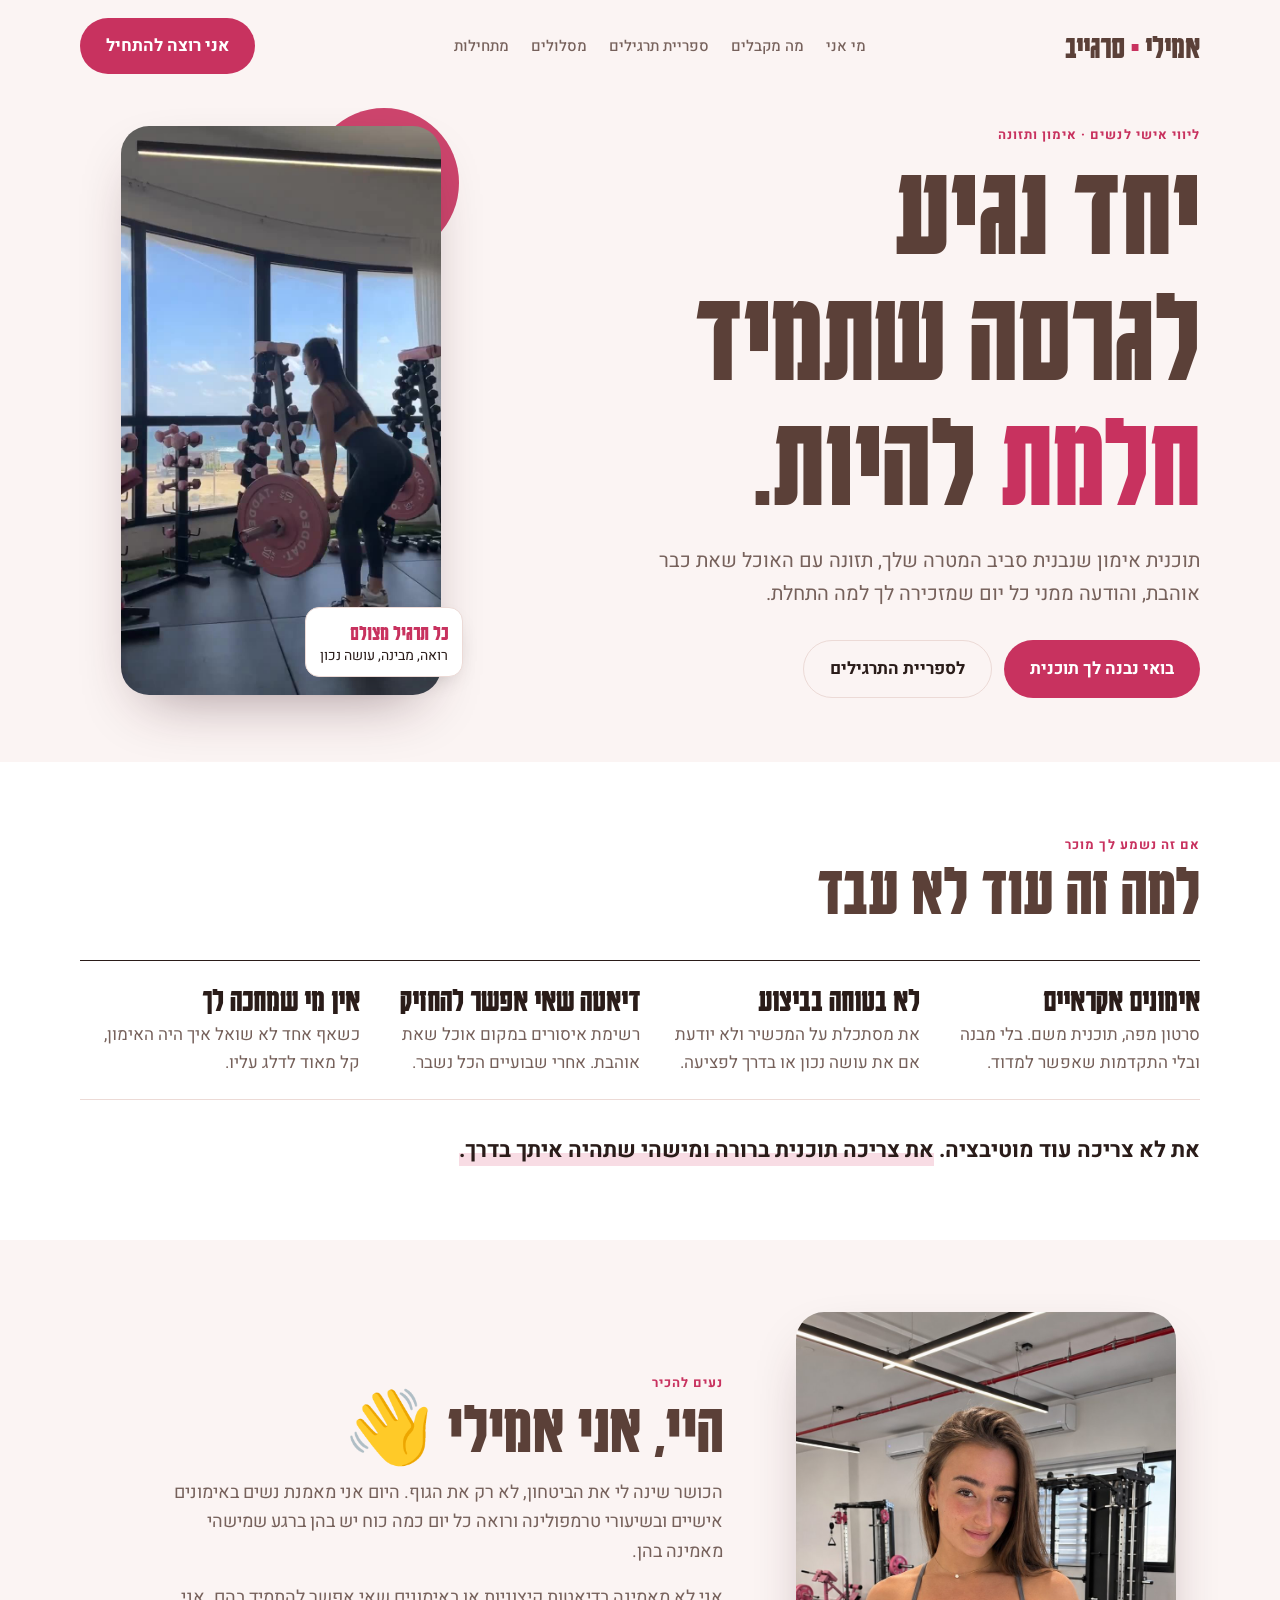
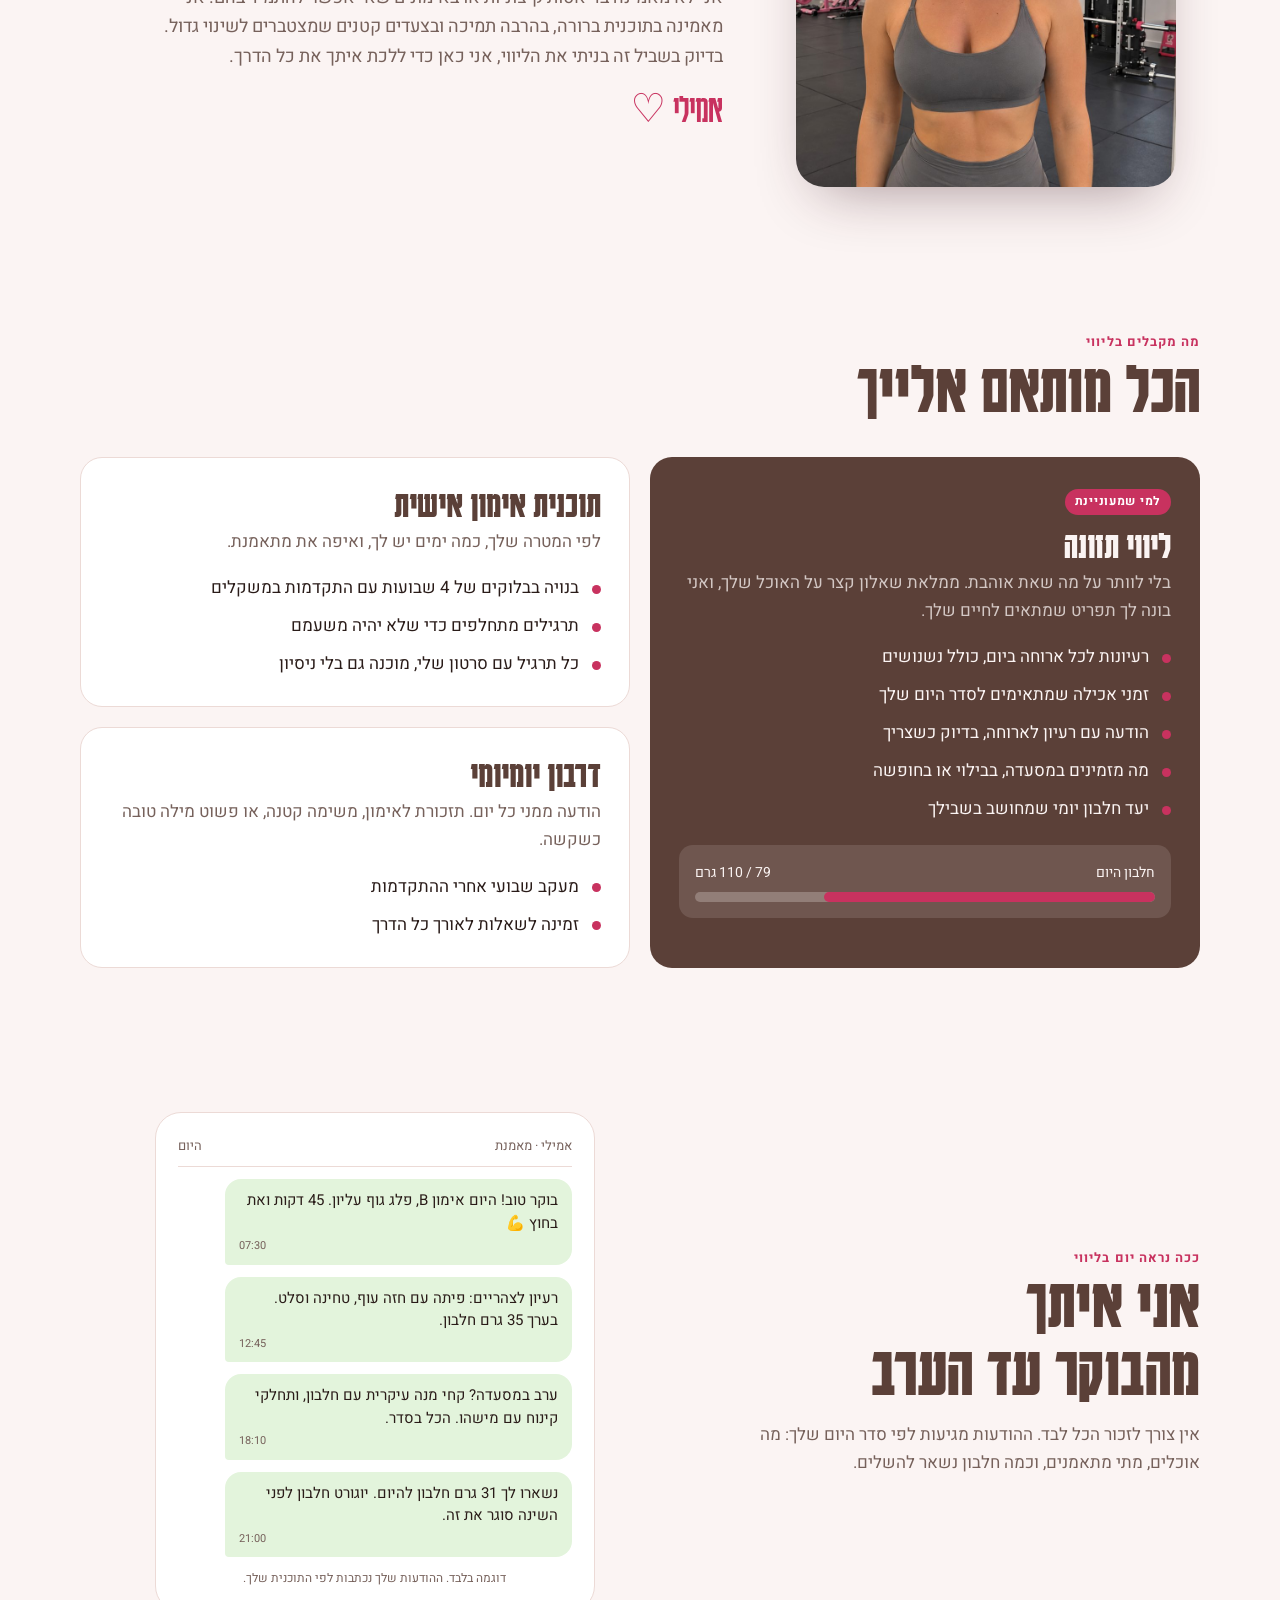
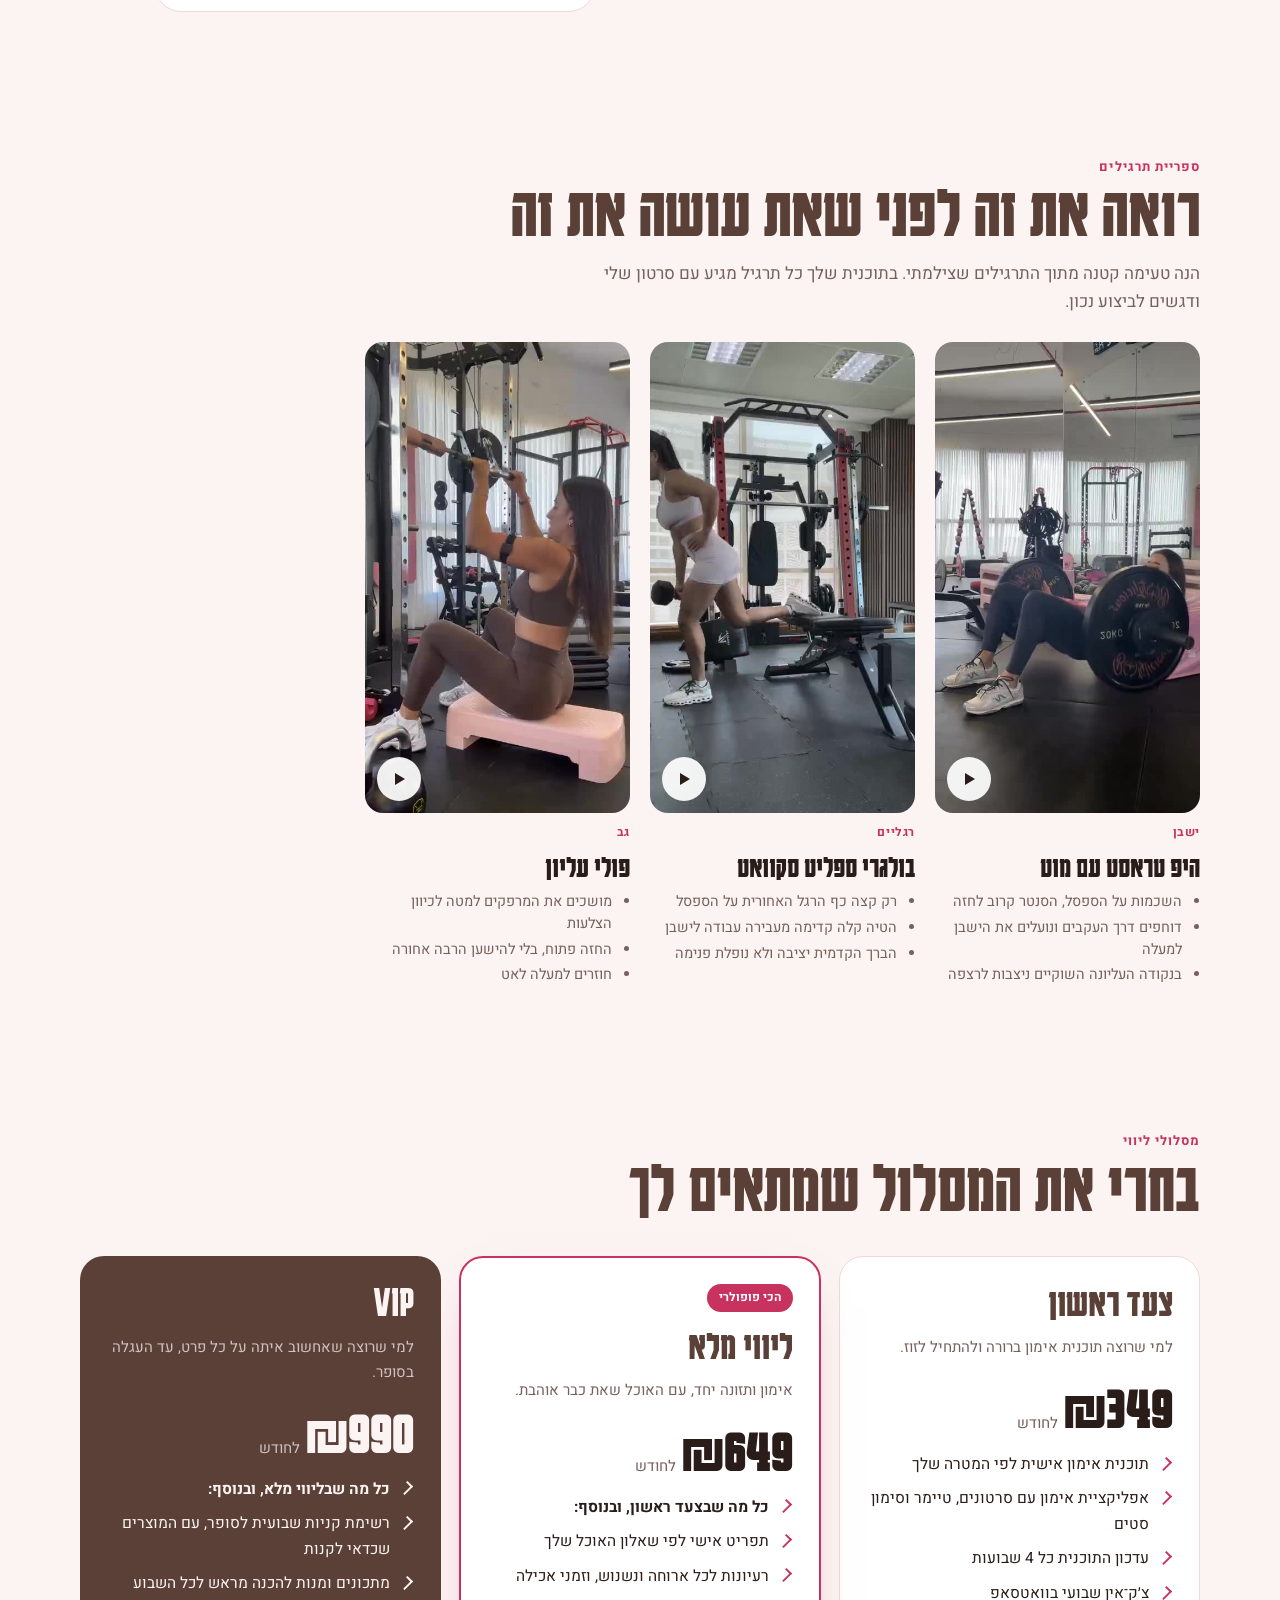
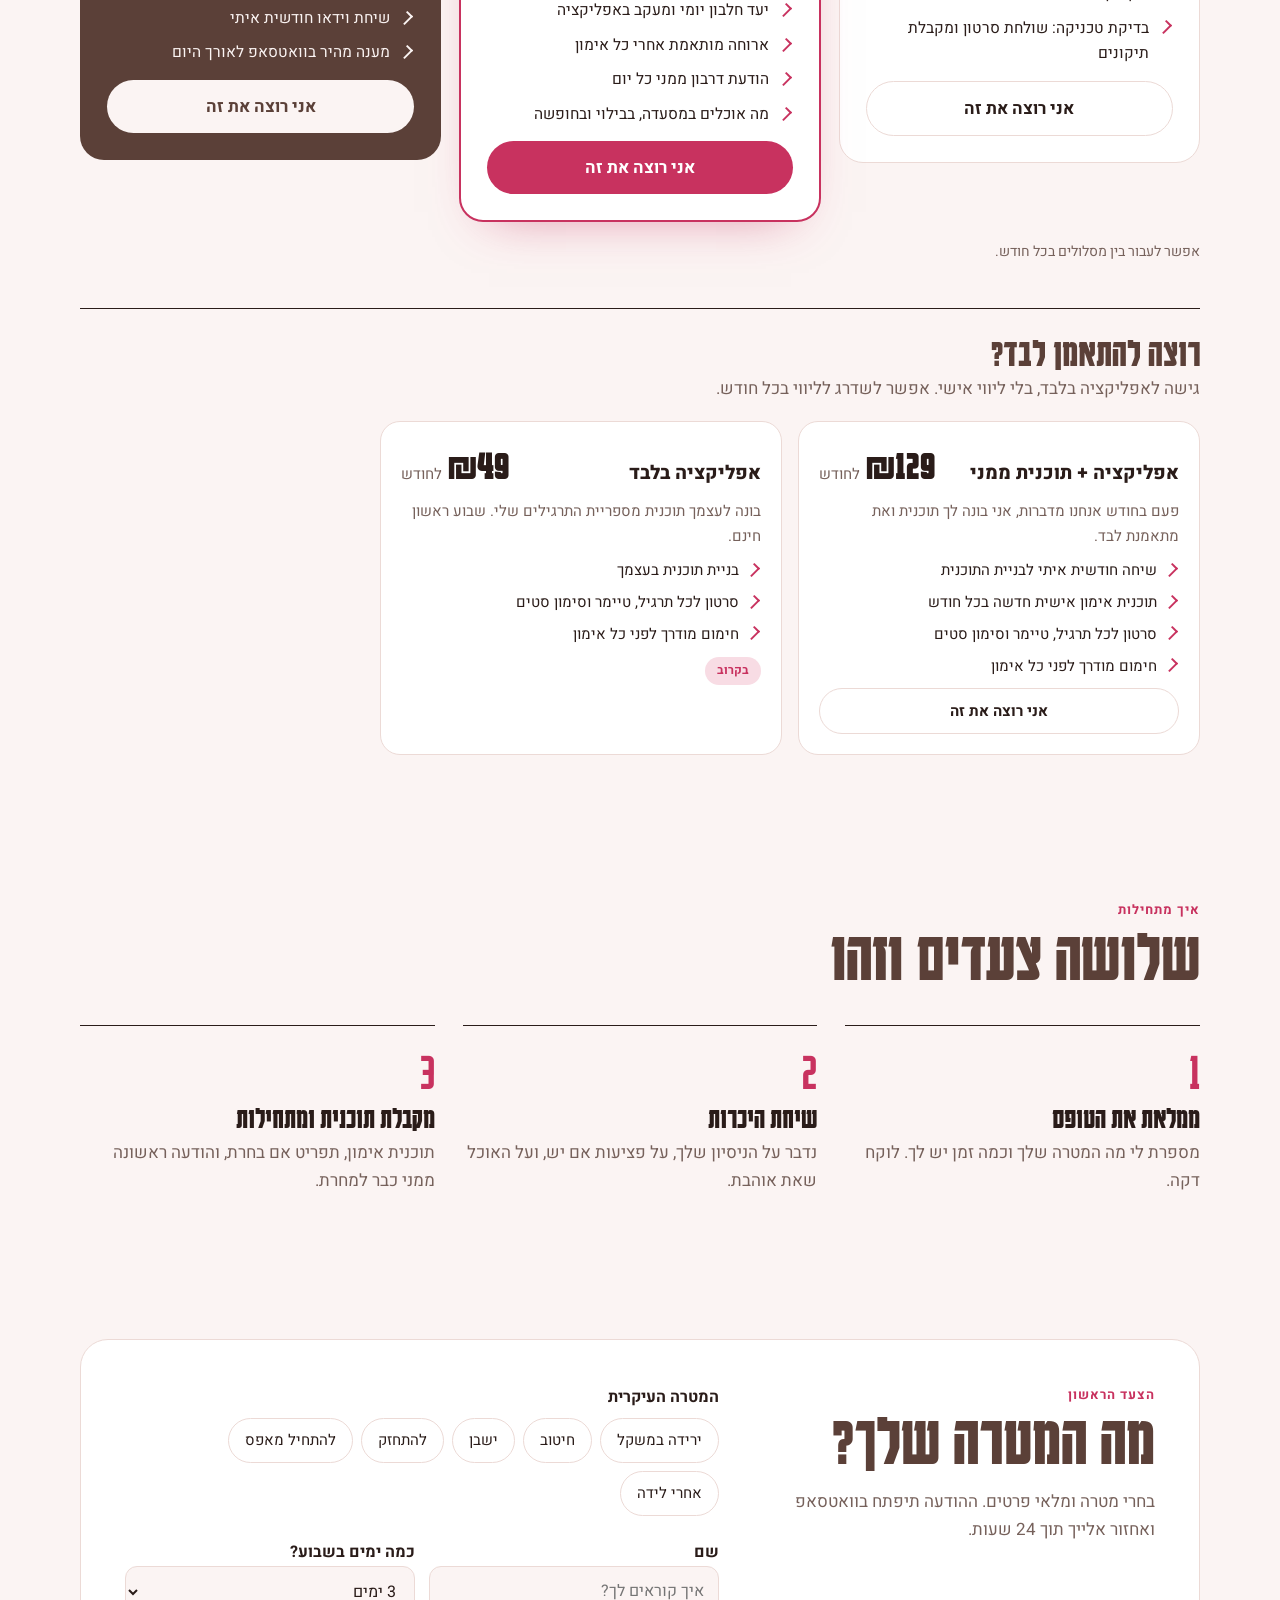
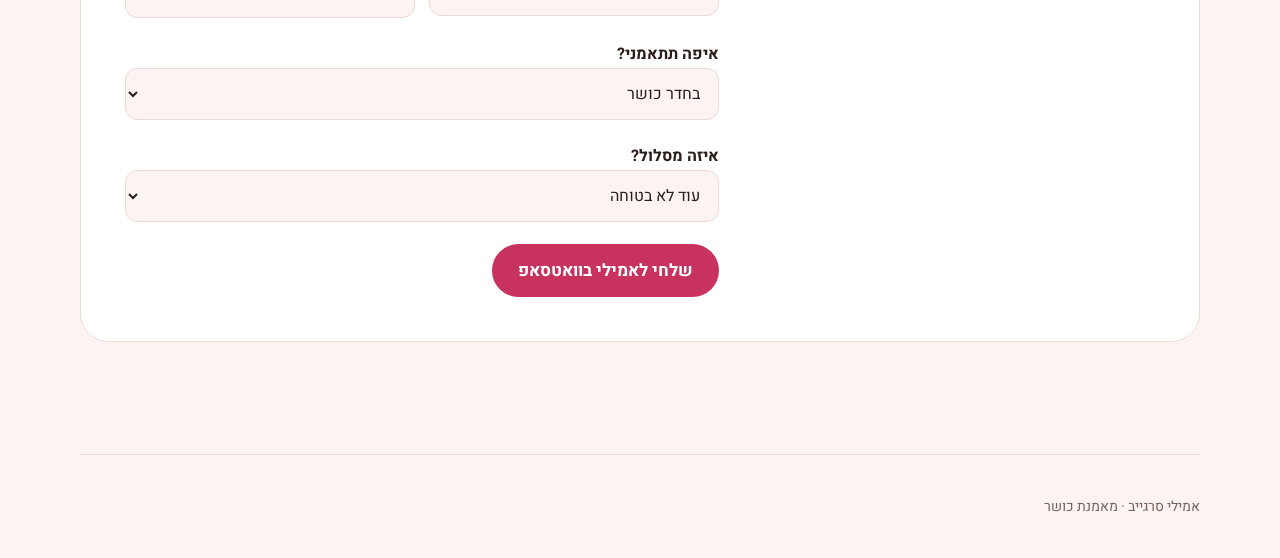
<file: index.html>
<!doctype html>
<html lang="he" dir="rtl">
<head>
<meta charset="utf-8">
<meta name="viewport" content="width=device-width,initial-scale=1,viewport-fit=cover">
<title>אמילי סרגייב · ליווי כושר</title>
<link rel="preconnect" href="https://fonts.googleapis.com">
<link rel="preconnect" href="https://fonts.gstatic.com" crossorigin>
<link rel="stylesheet" href="https://fonts.googleapis.com/css2?family=Karantina:wght@400;700&family=Heebo:wght@400;500;700;800&display=swap">
<style>:root{color-scheme:light;padding-top:env(safe-area-inset-top,0px);padding-bottom:env(safe-area-inset-bottom,0px)}body{margin:0;font:14px system-ui,sans-serif;background:#faf9f7}img{max-width:100%}[hidden]{display:none!important}</style>
<style>
/* Layout: RTL editorial landing — big condensed headline beside a tall phone-shaped video, then pain → offer → daily-messages demo → exercise library → goal form */
:root{
  --bg:#FBF4F3; --surface:#FFFFFF; --fg:#2A1C19; --muted:#76615B; --line:#ECDAD6;
  --accent:#C8325F; --accent-soft:#F8DCE4; --mocha:#5B4038; --bubble:#E3F4DC;
  --display:"Karantina","Heebo",system-ui,sans-serif; --body:"Heebo",system-ui,-apple-system,sans-serif;
}
@media (prefers-color-scheme: dark){:root:not([data-theme="light"]){
  --bg:#1A1311; --surface:#241A17; --fg:#F6E9E6; --muted:#BFA8A2; --line:#3A2C28;
  --accent:#FF6E98; --accent-soft:#3D2028; --mocha:#E2C4BA; --bubble:#1F3A22; color-scheme:dark}}
:root[data-theme="dark"]{
  --bg:#1A1311; --surface:#241A17; --fg:#F6E9E6; --muted:#BFA8A2; --line:#3A2C28;
  --accent:#FF6E98; --accent-soft:#3D2028; --mocha:#E2C4BA; --bubble:#1F3A22; color-scheme:dark}
*{box-sizing:border-box}
body{background:var(--bg);color:var(--fg);font-family:var(--body);font-size:17px;line-height:1.65;direction:rtl;padding-inline:20px}
.wrap{max-width:1120px;margin-inline:auto}
h1,h2,h3{font-family:var(--display);font-weight:700;line-height:.95;margin:0;text-wrap:balance}
h2{font-size:clamp(44px,7vw,72px);color:var(--mocha)}
p{margin:0}
a{color:inherit}
.eyebrow{font-size:13px;font-weight:700;letter-spacing:.08em;color:var(--accent)}
section{padding-block:72px}
.btn{display:inline-flex;align-items:center;gap:8px;background:var(--accent);color:#fff;font-weight:700;font-size:17px;padding:14px 26px;border-radius:999px;text-decoration:none;border:0;cursor:pointer;font-family:var(--body)}
.btn:hover{filter:brightness(1.08)}
.btn:focus-visible,button:focus-visible,input:focus-visible,select:focus-visible{outline:3px solid var(--accent);outline-offset:3px}
.btn.ghost{background:transparent;color:var(--fg);border:1.5px solid var(--line)}

/* nav */
nav{display:flex;justify-content:space-between;align-items:center;padding-block:18px;gap:12px}
.logo{font-family:var(--display);font-size:34px;font-weight:700;line-height:1;color:var(--mocha)}
.logo span{color:var(--accent)}
nav .links{display:flex;gap:22px;font-weight:500;font-size:15px}
nav .links a{text-decoration:none;color:var(--muted)}
nav .links a:hover{color:var(--fg)}
@media (max-width:640px){nav .links{display:none}}

/* hero */
.hero{display:grid;grid-template-columns:1.25fr .75fr;gap:48px;align-items:center;padding-block:32px 64px}
.hero h1{font-size:clamp(64px,11vw,132px);color:var(--mocha)}
.hero h1 em{font-style:normal;color:var(--accent)}
.hero .lead{font-size:20px;color:var(--muted);max-width:30em;margin-top:22px}
.hero .ctas{display:flex;gap:12px;flex-wrap:wrap;margin-top:30px}
.phone{position:relative;justify-self:center;width:100%;max-width:320px}
.phone::before{content:"";position:absolute;inset:-18px -18px auto auto;width:150px;aspect-ratio:1;border-radius:50%;background:var(--accent);opacity:.9;z-index:0}
.phone video{position:relative;z-index:1;width:100%;aspect-ratio:9/16;object-fit:cover;border-radius:28px;display:block;background:var(--line);box-shadow:0 24px 60px -24px rgba(60,20,30,.45)}
.phone .tag{position:absolute;z-index:2;bottom:18px;inset-inline-start:-22px;background:var(--surface);border:1px solid var(--line);border-radius:14px;padding:10px 14px;font-size:14px;line-height:1.35;box-shadow:0 8px 24px -12px rgba(0,0,0,.3)}
.phone .tag b{display:block;font-size:22px;font-family:var(--display);color:var(--accent)}
@media (max-width:820px){.hero{grid-template-columns:1fr}.phone{max-width:260px}.phone .tag{inset-inline-start:auto;inset-inline-end:-10px}}

/* pain */
.pain{display:grid;grid-template-columns:repeat(auto-fit,minmax(240px,1fr));gap:0;margin-top:36px;border-top:1.5px solid var(--fg)}
.pain div{padding:22px 0 22px 24px;border-bottom:1px solid var(--line)}
.pain h3{font-size:34px;color:var(--fg)}
.pain p{color:var(--muted);margin-top:6px}
.bridge{margin-top:32px;font-size:22px;font-weight:700;max-width:34em}
.bridge span{background:linear-gradient(transparent 60%,var(--accent-soft) 60%)}

/* about */
.about{display:grid;grid-template-columns:.8fr 1.2fr;gap:48px;align-items:center}
.about img{width:100%;max-width:380px;aspect-ratio:4/5;object-fit:cover;object-position:50% 22%;border-radius:28px;justify-self:center;box-shadow:0 24px 60px -24px rgba(60,20,30,.45)}
.about p{color:var(--muted);font-size:18px;margin-top:16px;max-width:32em}
.about p.sign{font-family:var(--display);font-size:40px;color:var(--accent);line-height:1}
@media (max-width:820px){.about{grid-template-columns:1fr;gap:28px}.about img{max-width:300px}}

/* offer */
.offer{display:grid;grid-template-columns:repeat(2,minmax(0,1fr));gap:20px;margin-top:36px}
@media (max-width:760px){.offer{grid-template-columns:1fr}}
.card{background:var(--surface);border:1px solid var(--line);border-radius:22px;padding:28px}
.card h3{font-size:38px;color:var(--mocha)}
.card .sub{color:var(--muted);margin-top:6px}
.card ul{list-style:none;padding:0;margin:18px 0 0;display:grid;gap:10px}
.card li{position:relative;padding-inline-start:22px}
.card li::before{content:"";position:absolute;inset-inline-start:0;top:.62em;width:9px;height:9px;border-radius:50%;background:var(--accent)}
.card.feature{grid-row:span 2;background:var(--mocha);color:var(--bg);border-color:transparent}
.card.feature h3{color:var(--bg)}
.card.feature .sub{color:color-mix(in srgb,var(--bg) 75%,transparent)}
.card .opt{display:inline-block;font-size:12px;font-weight:700;letter-spacing:.06em;background:var(--accent);color:#fff;border-radius:999px;padding:3px 10px;margin-bottom:12px}
.protein{margin-top:22px;padding:16px;border-radius:14px;background:color-mix(in srgb,var(--bg) 12%,transparent)}
.protein .row{display:flex;justify-content:space-between;font-size:14px;font-variant-numeric:tabular-nums}
.bar{height:10px;border-radius:99px;background:color-mix(in srgb,var(--bg) 25%,transparent);margin-top:8px;overflow:hidden}
.bar i{display:block;height:100%;width:72%;background:var(--accent);border-radius:99px}

/* day messages */
.day{display:grid;grid-template-columns:.9fr 1.1fr;gap:48px;align-items:center}
@media (max-width:820px){.day{grid-template-columns:1fr}}
.chat{background:var(--surface);border:1px solid var(--line);border-radius:26px;padding:22px;display:grid;gap:12px;max-width:440px;width:100%;justify-self:center}
.chat .head{display:flex;justify-content:space-between;font-size:13px;color:var(--muted);padding-bottom:10px;border-bottom:1px solid var(--line)}
.msg{background:var(--bubble);border-radius:16px 16px 16px 4px;padding:10px 14px;font-size:15px;line-height:1.5;max-width:88%}
.msg time{display:block;font-size:11px;color:var(--muted);margin-top:4px;text-align:left;font-variant-numeric:tabular-nums}
.example{font-size:12px;color:var(--muted);text-align:center}

/* library */
.filters{display:flex;flex-wrap:wrap;gap:8px;margin-top:26px}
.chip{border:1.5px solid var(--line);background:transparent;color:var(--fg);border-radius:999px;padding:8px 16px;font:500 15px var(--body);cursor:pointer}
.chip[aria-pressed="true"]{background:var(--fg);color:var(--bg);border-color:var(--fg)}
.lib{display:grid;grid-template-columns:repeat(auto-fill,minmax(210px,1fr));gap:20px;margin-top:26px}
.ex{display:flex;flex-direction:column;gap:10px;min-width:0}
.ex .vid{position:relative;border-radius:18px;overflow:hidden;background:var(--line);cursor:pointer;aspect-ratio:9/16;max-width:100%}
.ex video{width:100%;height:100%;object-fit:cover;display:block}
.ex .play{position:absolute;inset:auto auto 12px 12px;width:44px;height:44px;border-radius:50%;background:rgba(255,255,255,.92);display:grid;place-items:center;border:0;cursor:pointer}
.ex .play svg{width:16px;height:16px;fill:#2A1C19}
.ex.playing .play{opacity:0}
.ex .cat{font-size:12px;font-weight:700;color:var(--accent);letter-spacing:.05em}
.ex h3{font-size:30px;color:var(--fg)}
.ex ul{margin:0;padding-inline-start:18px;color:var(--muted);font-size:14.5px;line-height:1.5;display:grid;gap:4px}

/* steps */
.steps{display:grid;grid-template-columns:repeat(3,minmax(0,1fr));gap:28px;margin-top:36px;counter-reset:s}
@media (max-width:760px){.steps{grid-template-columns:1fr}}
.steps div{border-top:1.5px solid var(--fg);padding-top:16px}
.steps div::before{counter-increment:s;content:counter(s);font-family:var(--display);font-size:56px;line-height:1;color:var(--accent);display:block}
.steps h3{font-size:30px;margin-top:6px}
.steps p{color:var(--muted);margin-top:6px}

/* form */
.formwrap{background:var(--surface);border:1px solid var(--line);border-radius:28px;padding:clamp(22px,4vw,44px);display:grid;grid-template-columns:.8fr 1.2fr;gap:40px}
@media (max-width:820px){.formwrap{grid-template-columns:1fr}}
form{display:grid;gap:22px}
fieldset{border:0;padding:0;margin:0;display:grid;gap:10px}
legend,label.l{font-weight:700;font-size:16px;margin-bottom:8px;padding:0}
.goals{display:flex;flex-wrap:wrap;gap:8px}
.goals input{position:absolute;opacity:0;pointer-events:none}
.goals label{border:1.5px solid var(--line);border-radius:999px;padding:9px 16px;cursor:pointer;font-size:15px}
.goals input:checked+label{background:var(--accent);border-color:var(--accent);color:#fff}
.goals input:focus-visible+label{outline:3px solid var(--accent);outline-offset:2px}
input[type=text],input[type=tel],select{width:100%;font:16px var(--body);padding:12px 14px;border-radius:12px;border:1.5px solid var(--line);background:var(--bg);color:var(--fg)}
.two{display:grid;grid-template-columns:1fr 1fr;gap:14px}
@media (max-width:520px){.two{grid-template-columns:1fr}}
.toggle{display:flex;gap:10px;align-items:center;font-size:15px}
.toggle input{width:20px;height:20px;accent-color:var(--accent)}
.err{color:var(--accent);font-size:14px;font-weight:500}
.result{border:1.5px dashed var(--accent);border-radius:16px;padding:18px;display:grid;gap:12px}
.result pre{white-space:pre-wrap;font:15px/1.6 var(--body);margin:0;background:var(--bg);border-radius:10px;padding:12px}
.result .actions{display:flex;gap:10px;flex-wrap:wrap}

/* plans */
.plans{display:grid;grid-template-columns:repeat(3,minmax(0,1fr));gap:18px;margin-top:36px;align-items:start}
@media (max-width:900px){.plans{grid-template-columns:1fr;max-width:480px}}
.plan{background:var(--surface);border:1px solid var(--line);border-radius:24px;padding:26px;display:grid;gap:14px}
.plan h3{font-size:40px;color:var(--mocha)}
.plan .for{color:var(--muted);font-size:15px}
.price{display:flex;align-items:baseline;gap:6px}
.price b{font-family:var(--display);font-size:64px;line-height:1;color:var(--fg);font-variant-numeric:tabular-nums}
.price span{color:var(--muted);font-size:15px}
.plan ul{list-style:none;padding:0;margin:0;display:grid;gap:9px;font-size:15.5px}
.plan li{position:relative;padding-inline-start:24px}
.plan li::before{content:"";position:absolute;inset-inline-start:2px;top:.5em;width:10px;height:6px;border-inline-start:2px solid var(--accent);border-bottom:2px solid var(--accent);transform:rotate(-45deg)}
.plan li.plus{font-weight:700}
.plan .btn{justify-content:center}
.plan.pop{border:2px solid var(--accent);box-shadow:0 20px 50px -30px rgba(200,50,95,.6)}
.plan .badge{justify-self:start;font-size:12px;font-weight:700;background:var(--accent);color:#fff;border-radius:999px;padding:4px 12px}
.plan.vip{background:var(--mocha);color:var(--bg);border-color:transparent}
.plan.vip h3,.plan.vip .price b{color:var(--bg)}
.plan.vip .for,.plan.vip .price span{color:color-mix(in srgb,var(--bg) 72%,transparent)}
.plan.vip li::before{border-color:var(--bg)}
.plan.vip .btn{background:var(--bg);color:var(--mocha)}
.plans-note{color:var(--muted);font-size:14px;margin-top:18px}
/* app-only row */
.solo{margin-top:44px;border-top:1.5px solid var(--fg);padding-top:24px}
.solo h3{font-family:var(--display);font-size:40px;color:var(--mocha)}
.solo>p{color:var(--muted);margin-top:4px}
.solo-row{display:grid;grid-template-columns:repeat(2,minmax(0,1fr));gap:16px;margin-top:18px;max-width:820px}
@media (max-width:700px){.solo-row{grid-template-columns:1fr}}
.mini{background:var(--surface);border:1px solid var(--line);border-radius:20px;padding:20px;display:grid;gap:10px;align-content:start}
.mini .top{display:flex;justify-content:space-between;align-items:baseline;gap:10px;flex-wrap:wrap}
.mini h4{margin:0;font-size:19px;font-weight:800}
.mini .price b{font-size:44px}
.mini .for{color:var(--muted);font-size:15px}
.mini ul{list-style:none;padding:0;margin:0;display:grid;gap:7px;font-size:15px}
.mini li{position:relative;padding-inline-start:22px}
.mini li::before{content:"";position:absolute;inset-inline-start:2px;top:.5em;width:10px;height:6px;border-inline-start:2px solid var(--accent);border-bottom:2px solid var(--accent);transform:rotate(-45deg)}
.mini .soon{justify-self:start;font-size:12px;font-weight:700;background:var(--accent-soft);color:var(--accent);border-radius:999px;padding:4px 12px}
.mini .btn{justify-content:center;font-size:15px;padding:11px 20px}

footer{padding-block:40px;border-top:1px solid var(--line);margin-top:40px;display:flex;justify-content:space-between;flex-wrap:wrap;gap:12px;color:var(--muted);font-size:14px}
@media (prefers-reduced-motion:reduce){*{scroll-behavior:auto!important}}
</style>
</head>
<body>
<div class="wrap">
<nav>
  <div class="logo">אמילי <span>·</span> סרגייב</div>
  <div class="links">
    <a href="#about">מי אני</a>
    <a href="#offer">מה מקבלים</a>
    <a href="#library">ספריית תרגילים</a>
    <a href="#plans">מסלולים</a>
    <a href="#start">מתחילות</a>
  </div>
  <a class="btn" href="#start">אני רוצה להתחיל</a>
</nav>

<header class="hero">
  <div>
    <div class="eyebrow">ליווי אישי לנשים · אימון ותזונה</div>
    <h1>יחד נגיע לגרסה שתמיד <em>חלמת</em> להיות.</h1>
    <p class="lead">תוכנית אימון שנבנית סביב המטרה שלך, תזונה עם האוכל שאת כבר אוהבת, והודעה ממני כל יום שמזכירה לך למה התחלת.</p>
    <div class="ctas">
      <a class="btn" href="#start">בואי נבנה לך תוכנית</a>
      <a class="btn ghost" href="#library">לספריית התרגילים</a>
    </div>
  </div>
  <div class="phone">
    <video src="clips/hero.mp4" poster="clips/hero.jpg" autoplay muted loop playsinline aria-label="אמילי מבצעת דדליפט"></video>
    <div class="tag"><b>כל תרגיל מצולם</b>רואה, מבינה, עושה נכון</div>
  </div>
</header>
</div>

<section style="background:var(--surface);margin-inline:-20px;padding-inline:20px">
<div class="wrap">
  <div class="eyebrow">אם זה נשמע לך מוכר</div>
  <h2>למה זה עוד לא עבד</h2>
  <div class="pain">
    <div><h3>אימונים אקראיים</h3><p>סרטון מפה, תוכנית משם. בלי מבנה ובלי התקדמות שאפשר למדוד.</p></div>
    <div><h3>לא בטוחה בביצוע</h3><p>את מסתכלת על המכשיר ולא יודעת אם את עושה נכון או בדרך לפציעה.</p></div>
    <div><h3>דיאטה שאי אפשר להחזיק</h3><p>רשימת איסורים במקום אוכל שאת אוהבת. אחרי שבועיים הכל נשבר.</p></div>
    <div><h3>אין מי שמחכה לך</h3><p>כשאף אחד לא שואל איך היה האימון, קל מאוד לדלג עליו.</p></div>
  </div>
  <p class="bridge">את לא צריכה עוד מוטיבציה. <span>את צריכה תוכנית ברורה ומישהי שתהיה איתך בדרך.</span></p>
</div>
</section>

<div class="wrap">
<section class="about" id="about">
  <img src="clips/emily.jpg" alt="אמילי סרגייב, מאמנת כושר, בחדר כושר" loading="lazy">
  <div>
    <div class="eyebrow">נעים להכיר</div>
    <h2>היי, אני אמילי 👋</h2>
    <p>הכושר שינה לי את הביטחון, לא רק את הגוף. היום אני מאמנת נשים באימונים אישיים ובשיעורי טרמפולינה ורואה כל יום כמה כוח יש בהן ברגע שמישהי מאמינה בהן.</p>
    <p>אני לא מאמינה בדיאטות קיצוניות או באימונים שאי אפשר להתמיד בהם. אני מאמינה בתוכנית ברורה, בהרבה תמיכה ובצעדים קטנים שמצטברים לשינוי גדול. בדיוק בשביל זה בניתי את הליווי, אני כאן כדי ללכת איתך את כל הדרך.</p>
    <p class="sign">אמילי ♡</p>
  </div>
</section>
<section id="offer">
  <div class="eyebrow">מה מקבלים בליווי</div>
  <h2>הכל מותאם אלייך</h2>
  <div class="offer">
    <div class="card feature">
      <span class="opt">למי שמעוניינת</span>
      <h3>ליווי תזונה</h3>
      <p class="sub">בלי לוותר על מה שאת אוהבת. ממלאת שאלון קצר על האוכל שלך, ואני בונה לך תפריט שמתאים לחיים שלך.</p>
      <ul>
        <li>רעיונות לכל ארוחה ביום, כולל נשנושים</li>
        <li>זמני אכילה שמתאימים לסדר היום שלך</li>
        <li>הודעה עם רעיון לארוחה, בדיוק כשצריך</li>
        <li>מה מזמינים במסעדה, בבילוי או בחופשה</li>
        <li>יעד חלבון יומי שמחושב בשבילך</li>
      </ul>
      <div class="protein" aria-label="דוגמה למעקב חלבון">
        <div class="row"><span>חלבון היום</span><span>79 / 110 גרם</span></div>
        <div class="bar"><i></i></div>
      </div>
    </div>
    <div class="card">
      <h3>תוכנית אימון אישית</h3>
      <p class="sub">לפי המטרה שלך, כמה ימים יש לך, ואיפה את מתאמנת.</p>
      <ul>
        <li>בנויה בבלוקים של 4 שבועות עם התקדמות במשקלים</li>
        <li>תרגילים מתחלפים כדי שלא יהיה משעמם</li>
        <li>כל תרגיל עם סרטון שלי, מוכנה גם בלי ניסיון</li>
      </ul>
    </div>
    <div class="card">
      <h3>דרבון יומיומי</h3>
      <p class="sub">הודעה ממני כל יום. תזכורת לאימון, משימה קטנה, או פשוט מילה טובה כשקשה.</p>
      <ul>
        <li>מעקב שבועי אחרי ההתקדמות</li>
        <li>זמינה לשאלות לאורך כל הדרך</li>
      </ul>
    </div>
  </div>
</section>

<section class="day">
  <div>
    <div class="eyebrow">ככה נראה יום בליווי</div>
    <h2>אני איתך מהבוקר עד הערב</h2>
    <p style="color:var(--muted);margin-top:16px;max-width:30em">אין צורך לזכור הכל לבד. ההודעות מגיעות לפי סדר היום שלך: מה אוכלים, מתי מתאמנים, וכמה חלבון נשאר להשלים.</p>
  </div>
  <div class="chat" aria-label="דוגמה להודעות יומיות">
    <div class="head"><span>אמילי · מאמנת</span><span>היום</span></div>
    <div class="msg">בוקר טוב! היום אימון B, פלג גוף עליון. 45 דקות ואת בחוץ 💪<time>07:30</time></div>
    <div class="msg">רעיון לצהריים: פיתה עם חזה עוף, טחינה וסלט. בערך 35 גרם חלבון.<time>12:45</time></div>
    <div class="msg">ערב במסעדה? קחי מנה עיקרית עם חלבון, ותחלקי קינוח עם מישהו. הכל בסדר.<time>18:10</time></div>
    <div class="msg">נשארו לך 31 גרם חלבון להיום. יוגורט חלבון לפני השינה סוגר את זה.<time>21:00</time></div>
    <p class="example">דוגמה בלבד. ההודעות שלך נכתבות לפי התוכנית שלך.</p>
  </div>
</section>

<section id="library">
  <div class="eyebrow">ספריית תרגילים</div>
  <h2>רואה את זה לפני שאת עושה את זה</h2>
  <p style="color:var(--muted);margin-top:14px;max-width:36em">הנה טעימה קטנה מתוך התרגילים שצילמתי. בתוכנית שלך כל תרגיל מגיע עם סרטון שלי ודגשים לביצוע נכון.</p>
  <div class="lib" id="lib"></div>
</section>

<section id="plans">
  <div class="eyebrow">מסלולי ליווי</div>
  <h2>בחרי את המסלול שמתאים לך</h2>
  <div class="plans">
    <div class="plan">
      <h3>צעד ראשון</h3>
      <p class="for">למי שרוצה תוכנית אימון ברורה ולהתחיל לזוז.</p>
      <div class="price"><b>₪349</b><span>לחודש</span></div>
      <ul>
        <li>תוכנית אימון אישית לפי המטרה שלך</li>
        <li>אפליקציית אימון עם סרטונים, טיימר וסימון סטים</li>
        <li>עדכון התוכנית כל 4 שבועות</li>
        <li>צ׳ק־אין שבועי בוואטסאפ</li>
        <li>בדיקת טכניקה: שולחת סרטון ומקבלת תיקונים</li>
      </ul>
      <button class="btn ghost" type="button" data-plan="צעד ראשון">אני רוצה את זה</button>
    </div>
    <div class="plan pop">
      <span class="badge">הכי פופולרי</span>
      <h3>ליווי מלא</h3>
      <p class="for">אימון ותזונה יחד, עם האוכל שאת כבר אוהבת.</p>
      <div class="price"><b>₪649</b><span>לחודש</span></div>
      <ul>
        <li class="plus">כל מה שבצעד ראשון, ובנוסף:</li>
        <li>תפריט אישי לפי שאלון האוכל שלך</li>
        <li>רעיונות לכל ארוחה ונשנוש, וזמני אכילה</li>
        <li>יעד חלבון יומי ומעקב באפליקציה</li>
        <li>ארוחה מותאמת אחרי כל אימון</li>
        <li>הודעת דרבון ממני כל יום</li>
        <li>מה אוכלים במסעדה, בבילוי ובחופשה</li>
      </ul>
      <button class="btn" type="button" data-plan="ליווי מלא">אני רוצה את זה</button>
    </div>
    <div class="plan vip">
      <h3>VIP</h3>
      <p class="for">למי שרוצה שאחשוב איתה על כל פרט, עד העגלה בסופר.</p>
      <div class="price"><b>₪990</b><span>לחודש</span></div>
      <ul>
        <li class="plus">כל מה שבליווי מלא, ובנוסף:</li>
        <li>רשימת קניות שבועית לסופר, עם המוצרים שכדאי לקנות</li>
        <li>מתכונים ומנות להכנה מראש לכל השבוע</li>
        <li>שיחת וידאו חודשית איתי</li>
        <li>מענה מהיר בוואטסאפ לאורך היום</li>
      </ul>
      <button class="btn" type="button" data-plan="VIP">אני רוצה את זה</button>
    </div>
  </div>
  <p class="plans-note">אפשר לעבור בין מסלולים בכל חודש.</p>
  <div class="solo">
    <h3>רוצה להתאמן לבד?</h3>
    <p>גישה לאפליקציה בלבד, בלי ליווי אישי. אפשר לשדרג לליווי בכל חודש.</p>
    <div class="solo-row">
      <div class="mini">
        <div class="top"><h4>אפליקציה + תוכנית ממני</h4><div class="price"><b>₪129</b><span>לחודש</span></div></div>
        <p class="for">פעם בחודש אנחנו מדברות, אני בונה לך תוכנית ואת מתאמנת לבד.</p>
        <ul>
          <li>שיחה חודשית איתי לבניית התוכנית</li>
          <li>תוכנית אימון אישית חדשה בכל חודש</li>
          <li>סרטון לכל תרגיל, טיימר וסימון סטים</li>
          <li>חימום מודרך לפני כל אימון</li>
        </ul>
        <button class="btn ghost" type="button" data-plan="אפליקציה + תוכנית">אני רוצה את זה</button>
      </div>
      <div class="mini">
        <div class="top"><h4>אפליקציה בלבד</h4><div class="price"><b>₪49</b><span>לחודש</span></div></div>
        <p class="for">בונה לעצמך תוכנית מספריית התרגילים שלי. שבוע ראשון חינם.</p>
        <ul>
          <li>בניית תוכנית בעצמך</li>
          <li>סרטון לכל תרגיל, טיימר וסימון סטים</li>
          <li>חימום מודרך לפני כל אימון</li>
        </ul>
        <span class="soon">בקרוב</span>
      </div>
    </div>
  </div>
</section>

<section>
  <div class="eyebrow">איך מתחילות</div>
  <h2>שלושה צעדים וזהו</h2>
  <div class="steps">
    <div><h3>ממלאת את הטופס</h3><p>מספרת לי מה המטרה שלך וכמה זמן יש לך. לוקח דקה.</p></div>
    <div><h3>שיחת היכרות</h3><p>נדבר על הניסיון שלך, על פציעות אם יש, ועל האוכל שאת אוהבת.</p></div>
    <div><h3>מקבלת תוכנית ומתחילות</h3><p>תוכנית אימון, תפריט אם בחרת, והודעה ראשונה ממני כבר למחרת.</p></div>
  </div>
</section>

<section id="start">
  <div class="formwrap">
    <div>
      <div class="eyebrow">הצעד הראשון</div>
      <h2>מה המטרה שלך?</h2>
      <p style="color:var(--muted);margin-top:14px">בחרי מטרה ומלאי פרטים. ההודעה תיפתח בוואטסאפ ואחזור אלייך תוך 24 שעות.</p>
    </div>
    <form id="lead" novalidate>
      <fieldset>
        <legend>המטרה העיקרית</legend>
        <div class="goals">
          <input type="radio" name="goal" id="g1" value="ירידה במשקל"><label for="g1">ירידה במשקל</label>
          <input type="radio" name="goal" id="g2" value="חיטוב"><label for="g2">חיטוב</label>
          <input type="radio" name="goal" id="g3" value="ישבן מורם וחזק"><label for="g3">ישבן</label>
          <input type="radio" name="goal" id="g4" value="להתחזק"><label for="g4">להתחזק</label>
          <input type="radio" name="goal" id="g5" value="להתחיל להתאמן מאפס"><label for="g5">להתחיל מאפס</label>
          <input type="radio" name="goal" id="g6" value="לחזור לכושר אחרי לידה"><label for="g6">אחרי לידה</label>
        </div>
      </fieldset>
      <div class="two">
        <div><label class="l" for="name">שם</label><input type="text" id="name" autocomplete="given-name" placeholder="איך קוראים לך?"></div>
        <div><label class="l" for="days">כמה ימים בשבוע?</label>
          <select id="days"><option value="2">2 ימים</option><option value="3" selected>3 ימים</option><option value="4">4 ימים</option><option value="5">5 ימים</option></select></div>
      </div>
      <div><label class="l" for="where">איפה תתאמני?</label>
        <select id="where"><option>בחדר כושר</option><option>בבית</option><option>עוד לא יודעת</option></select></div>
      <div><label class="l" for="plan">איזה מסלול?</label>
        <select id="plan"><option>עוד לא בטוחה</option><option>צעד ראשון</option><option>ליווי מלא</option><option>VIP</option><option>אפליקציה + תוכנית</option></select></div>
      <p class="err" id="err" hidden></p>
      <button class="btn" type="submit" style="justify-self:start">שלחי לאמילי בוואטסאפ</button>
      <div class="result" id="result" hidden>
        <strong>ההודעה שלך מוכנה</strong>
        <pre id="msgText"></pre>
        <div class="actions">
          <a class="btn" id="waLink" href="#" target="_blank" rel="noopener" hidden>פתחי בוואטסאפ</a>
          <button class="btn ghost" type="button" id="copyBtn">העתקת ההודעה</button>
        </div>
        <p id="waNote" style="font-size:14px;color:var(--muted)" hidden></p>
      </div>
    </form>
  </div>
</section>

<footer>
  <span>אמילי סרגייב · מאמנת כושר</span>
  <span id="ig"></span>
</footer>
</div>
<script>
// Fill these in:
const WHATSAPP = "972524202756";      // e.g. "972501234567" (no + or leading 0)
const INSTAGRAM = "";     // e.g. "emily.fit"

const EX = [
  {id:"hip-thrust",cat:"ישבן",name:"היפ טראסט עם מוט",tips:["השכמות על הספסל, הסנטר קרוב לחזה","דוחפים דרך העקבים ונועלים את הישבן למעלה","בנקודה העליונה השוקיים ניצבות לרצפה"]},
  {id:"db-hip-thrust",cat:"ישבן",name:"היפ טראסט עם משקולת",tips:["גרסה נוחה להתחלה או לאימון בבית","המשקולת על עצמות האגן","עוצרים שנייה למעלה ומכווצים"]},
  {id:"kickback",cat:"ישבן",name:"קיקבק בעמידת שש",tips:["הגב ישר והבטן אסופה","דוחפים את העקב לכיוון התקרה","לא מקשתים את הגב התחתון"]},
  {id:"hyperext",cat:"ישבן",name:"היפר אקסטנשן",tips:["התנועה מגיעה מהירכיים","מכווצים ישבן כדי לעלות","עוצרים בקו ישר, לא מעבר"]},
  {id:"rdl-bar",cat:"ישבן",name:"רומניאן דדליפט עם מוט",tips:["ברכיים רכות, הירכיים זזות אחורה","המוט צמוד לרגליים לאורך כל התנועה","יורדים עד שמרגישים מתיחה מאחורי הירך"]},
  {id:"db-rdl",cat:"ישבן",name:"רומניאן דדליפט עם משקולות",tips:["המשקולות קרובות לגוף","גב ישר ומבט מעט קדימה","עולים בדחיפת אגן קדימה"]},
  {id:"squat-bar",cat:"רגליים",name:"סקוואט עם מוט",tips:["הברכיים בכיוון האצבעות","החזה פתוח והבטן נעולה","יורדים לעומק שבו הגב נשאר ישר"]},
  {id:"goblet",cat:"רגליים",name:"גובלט סקוואט",tips:["המשקולת צמודה לחזה","המרפקים יורדים בין הברכיים","עולים דרך כל כף הרגל"]},
  {id:"sumo",cat:"רגליים",name:"סומו סקוואט",tips:["עמידה רחבה, אצבעות מעט החוצה","יורדים ישר למטה","לוחצים את הברכיים החוצה"]},
  {id:"bulgarian",cat:"רגליים",name:"בולגרי ספליט סקוואט",tips:["רק קצה כף הרגל האחורית על הספסל","הטיה קלה קדימה מעבירה עבודה לישבן","הברך הקדמית יציבה ולא נופלת פנימה"]},
  {id:"deadlift",cat:"גב",name:"דדליפט עם מוט",tips:["המוט מעל אמצע כף הרגל","נועלים את הבטן לפני שמרימים","דוחפים את הרצפה, לא מושכים עם הגב"]},
  {id:"latpull",cat:"גב",name:"פולי עליון",tips:["מושכים את המרפקים למטה לכיוון הצלעות","החזה פתוח, בלי להישען הרבה אחורה","חוזרים למעלה לאט"]},
  {id:"cable-row",cat:"גב",name:"חתירה בכבל ביד אחת",tips:["עמידה יציבה, בטן אסופה","מושכים את המרפק אחורה ליד הגוף","מקרבים את השכמה לעמוד השדרה"]},
  {id:"bench",cat:"חזה",name:"לחיצת חזה עם מוט",tips:["השכמות צמודות לספסל","מורידים את המוט לקו החזה התחתון","כפות הרגליים יציבות על הרצפה"]},
  {id:"crunch",cat:"בטן",name:"כפיפות בטן עם משקולת",tips:["מרימים את הכתפיים, הגב התחתון נשאר צמוד","נושפים בעלייה","תנועה איטית ומבוקרת"]},
  {id:"knee-tuck",cat:"בטן",name:"קיפול ברכיים בישיבה",tips:["נשענים על הידיים מאחור","מקרבים את הברכיים לחזה","שולטים בירידה בלי לגעת ברצפה"]}
];

const lib = document.getElementById("lib");
const playIcon = '<svg viewBox="0 0 16 16" aria-hidden="true"><path d="M4 2l10 6-10 6z"/></svg>';
const SAMPLE = ["hip-thrust", "bulgarian", "latpull"];   // only a teaser on the landing page
EX.filter(e => SAMPLE.includes(e.id)).forEach(e => {
  const el = document.createElement("article");
  el.className = "ex"; el.dataset.cat = e.cat;
  el.innerHTML = `<div class="vid"><video src="clips/${e.id}.mp4" poster="clips/${e.id}.jpg" muted loop playsinline preload="none"></video>
    <button class="play" type="button" aria-label="הפעלת סרטון: ${e.name}">${playIcon}</button></div>
    <div class="cat">${e.cat}</div><h3>${e.name}</h3>
    <ul>${e.tips.map(t => `<li>${t}</li>`).join("")}</ul>`;
  const v = el.querySelector("video");
  const toggle = () => {
    if (v.paused) {
      document.querySelectorAll(".ex.playing video").forEach(o => { if (o !== v) { o.pause(); o.closest(".ex").classList.remove("playing"); } });
      v.play().catch(()=>{}); el.classList.add("playing");
    } else { v.pause(); el.classList.remove("playing"); }
  };
  el.querySelector(".vid").addEventListener("click", toggle);
  lib.appendChild(el);
});


if (INSTAGRAM) {
  document.getElementById("ig").innerHTML = `<a href="https://instagram.com/${INSTAGRAM}" target="_blank" rel="noopener">@${INSTAGRAM} באינסטגרם</a>`;
}

document.getElementById("lead").addEventListener("submit", ev => {
  ev.preventDefault();
  const goal = document.querySelector('input[name="goal"]:checked');
  const name = document.getElementById("name").value.trim();
  const err = document.getElementById("err");
  if (!goal || !name) {
    err.textContent = !goal ? "בחרי מטרה כדי שאדע במה להתמקד." : "כתבי את השם שלך כדי שאדע למי לחזור.";
    err.hidden = false; return;
  }
  err.hidden = true;
  const days = document.getElementById("days").value;
  const where = document.getElementById("where").value;
  const plan = document.getElementById("plan").value;
  const text = `היי אמילי! אני ${name}.\nהמטרה שלי: ${goal.value}.\nאני יכולה להתאמן ${days} ימים בשבוע, ${where}.\nמסלול: ${plan}.\nאשמח לשמוע איך מתחילים!`;
  document.getElementById("msgText").textContent = text;
  const wa = document.getElementById("waLink"), note = document.getElementById("waNote");
  if (WHATSAPP) { wa.href = `https://wa.me/${WHATSAPP}?text=${encodeURIComponent(text)}`; wa.hidden = false; note.hidden = true; }
  else { wa.hidden = true; note.textContent = "מספר הוואטסאפ יתווסף בקרוב. בינתיים אפשר להעתיק את ההודעה."; note.hidden = false; }
  document.getElementById("result").hidden = false;
});

document.querySelectorAll("[data-plan]").forEach(b => b.addEventListener("click", () => {
  document.getElementById("plan").value = b.dataset.plan;
  document.getElementById("start").scrollIntoView({behavior:"smooth"});
}));

document.getElementById("copyBtn").addEventListener("click", e => {
  const t = document.getElementById("msgText").textContent;
  const b = e.currentTarget;
  navigator.clipboard.writeText(t).then(() => { b.textContent = "הועתק"; }).catch(() => {
    const r = document.createRange(); r.selectNodeContents(document.getElementById("msgText"));
    const s = getSelection(); s.removeAllRanges(); s.addRange(r); b.textContent = "סמנתי את הטקסט, העתיקי ידנית";
  });
});
</script>
</body>
</html>
</file>
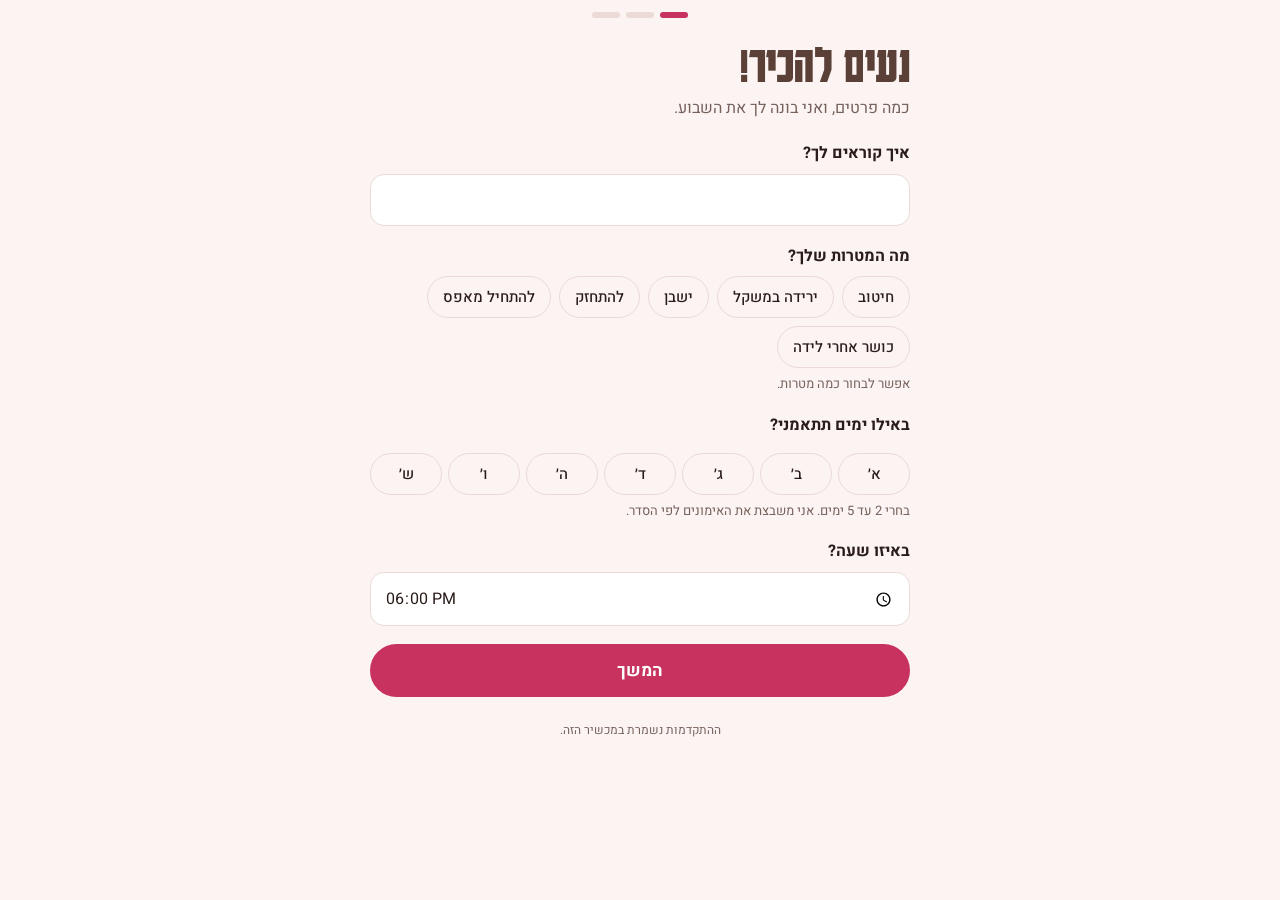
<file: app/index.html>
<!doctype html>
<html lang="he" dir="rtl">
<head>
<script>/* Emily is the coach: her link opens her admin screen, not the trainee sign-up. */ if (location.hash === "#emily") location.replace("../app-test/admin.html");</script>
<meta charset="utf-8">
<meta name="viewport" content="width=device-width,initial-scale=1,viewport-fit=cover">
<title>האימון שלי · אמילי</title>
<link rel="preconnect" href="https://fonts.googleapis.com">
<link rel="preconnect" href="https://fonts.gstatic.com" crossorigin>
<link rel="stylesheet" href="https://fonts.googleapis.com/css2?family=Karantina:wght@400;700&family=Heebo:wght@400;500;700;800&display=swap">
<style>:root{color-scheme:light;padding-top:env(safe-area-inset-top,0px);padding-bottom:env(safe-area-inset-bottom,0px)}body{margin:0;font:14px system-ui,sans-serif;background:#faf9f7}img{max-width:100%}[hidden]{display:none!important}</style>
<link rel="stylesheet" href="style.css">
</head>
<body>
<div class="app">
  <div class="top">
    <div class="brand">אמילי <span>·</span> אימון</div>
    <div class="week" id="weekLbl"></div>
  </div>

  <div id="onboardView" class="ob" hidden>
    <div class="dots" aria-hidden="true"><i id="dot1"></i><i id="dot2"></i><i id="dot3"></i></div>

    <section id="ob1">
      <h1>נעים להכיר!</h1>
      <p class="lead">כמה פרטים, ואני בונה לך את השבוע.</p>
      <form id="obForm" novalidate>
        <div><label class="l" for="obName">איך קוראים לך?</label><input type="text" id="obName" autocomplete="given-name"></div>
        <div><span class="l" style="font-weight:700;display:block;margin-bottom:8px">מה המטרות שלך?</span>
          <div class="chips" id="obGoal" role="group" aria-label="מטרות"></div>
          <p class="lead" style="font-size:13px">אפשר לבחור כמה מטרות.</p></div>
        <div><span class="l" style="font-weight:700;display:block;margin-bottom:8px">באילו ימים תתאמני?</span>
          <div class="chips days" id="obDays" role="group" aria-label="ימי אימון"></div>
          <p class="lead" style="font-size:13px">בחרי 2 עד 5 ימים. אני משבצת את האימונים לפי הסדר.</p></div>
        <div><label class="l" for="obTime">באיזו שעה?</label><input type="time" id="obTime" value="18:00"></div>
        <p class="err" id="obErr" hidden></p>
        <button class="btn" type="submit">המשך</button>
      </form>
    </section>

    <section id="obH" hidden>
      <h1>הצהרת בריאות</h1>
      <p class="lead">כמה שאלות קצרות כדי שהתוכנית תהיה בטוחה בשבילך. עני בכנות, אין תשובה לא נכונה.</p>
      <div class="stack">
        <div class="hq" id="hq"></div>
        <div><label class="l" for="hqMore">משהו נוסף שחשוב שאמילי תדע? (לא חובה)</label><textarea id="hqMore" placeholder="למשל: כאב בברך ימין בירידה במדרגות"></textarea></div>
        <div class="tipbox" id="hqWarn" hidden><b>סימנת "כן" לפחות בשאלה אחת</b>אמילי תעבור על זה איתך לפני האימון הראשון ותתאים את התוכנית. ייתכן שתתבקשי להביא אישור רופא לפני שמתחילות.</div>
        <label class="consent" for="hqDecl"><input type="checkbox" id="hqDecl"> אני מצהירה שהתשובות נכונות, ואעדכן את אמילי אם משהו משתנה.</label>
        <p class="err" id="hqErr" hidden></p>
        <button class="btn" type="button" id="hqNext">שליחת ההצהרה לאמילי</button>
        <p class="lead" style="font-size:13px">נפתח וואטסאפ עם התשובות שלך. רק ללחוץ שליחה.</p>
        <button class="linkbtn" type="button" id="hqBack">חזרה לפרטים</button>
      </div>
    </section>

    <section id="obWait" hidden>
      <h1>ההצהרה אצל אמילי</h1>
      <p class="lead">תודה! אמילי עוברת על כל מה שכתבת ומוודאת שאין מגבלה רפואית. אחר כך היא בונה לך תוכנית אישית ומתקשרת אלייך לעבור עליה יחד.</p>
      <div class="stack">
        <div class="tipbox"><b>מה עכשיו?</b>ברגע שתאשרי את התוכנית בשיחה עם אמילי, היא תיפתח לך כאן עם כל האימונים.</div>
        <button class="btn" type="button" id="waitCheck">בדיקה אם התוכנית נפתחה</button>
        <p class="lead" id="waitMsg" style="font-size:13px" hidden></p>
        <button class="btn ghost" type="button" id="waitResend">לא נשלח? שליחה שוב בוואטסאפ</button>
        <button class="linkbtn" type="button" id="waitEdit">תיקון הפרטים או ההצהרה</button>
      </div>
    </section>

    <section id="ob2" hidden>
      <h1>שמים את זה ביומן</h1>
      <p class="lead">אימון שנמצא ביומן הוא אימון שקורה. הוסיפי כל אימון ליומן שלך, והוא יחזור כל שבוע לאורך כל התוכנית.</p>
      <div class="stack" id="obCal"></div>
      <div class="stack">
        <p class="lead" style="font-size:13px">ההוספה נפתחת ביומן Google. כל אימון חוזר כל שבוע לאורך התוכנית.</p>
        <button class="btn" type="button" id="ob2Next">יאללה, מתחילות</button>
        <button class="linkbtn" type="button" id="ob2Back">חזרה להצהרת בריאות</button>
      </div>
    </section>

    <section id="ob3" hidden>
      <h1>התמונות של ההתחלה</h1>
      <p class="lead">לא חובה, אבל זה הדבר שהכי תשמחי שעשית. בסוף התהליך נשים אותן ליד תמונות של אחרי.</p>
      <div class="stack">
        <div class="tipbox"><b>איך מצלמים נכון</b><ul>
          <li>בבוקר, לפני אוכל</li><li>אותו מקום ואותה תאורה, מול קיר בהיר</li>
          <li>בגדים צמודים או בגד ים</li><li>הטלפון בגובה החזה, גוף שלם בתמונה</li></ul></div>
        <div class="shots" id="obShots"></div>
        <div class="privacy">
          <div class="lock"><svg viewBox="0 0 24 24"><rect x="5" y="11" width="14" height="9" rx="2"/><path d="M8 11V8a4 4 0 0 1 8 0v3"/></svg>
            <span><b>התמונות שלך נשארות שלך.</b> הן נשמרות באפליקציה בטלפון שלך בלבד, ולאף אחד אין גישה אליהן, גם לא לאמילי.</span></div>
          <label class="consent" for="phConsent"><input type="checkbox" id="phConsent"> אני מסכימה להשתתף במעקב של אמילי, כולל התמונות.</label>
          <p class="lead" style="font-size:13px;margin:0">אפשר לשנות את זה בכל רגע מעמוד הבית.</p>
        </div>
        <div class="save-warn"><b>חשוב: שמרי את התמונות גם אצלך.</b> סמני אותן כמועדפות בגלריה או שמרי אותן באלבום "לפני", כדי שנוכל לחזור אליהן בסוף התהליך.
          <button class="btn ghost" type="button" id="obSavePh" style="margin-top:10px" hidden>שמירת התמונות בטלפון</button>
          <p id="obSaveMsg" class="lead" style="font-size:13px" hidden></p></div>
        <button class="btn" type="button" id="obDone">יאללה, מתחילות</button>
        <button class="linkbtn" type="button" id="obSkip">אצלם אחר כך</button>
      </div>
    </section>
  </div>

  <div id="homeView">
    <div class="hello">
      <label class="avatar" for="photo" aria-label="העלאת תמונה">
        <img id="avatarImg" alt="" hidden><span id="avatarPh">הוסיפי<br>תמונה</span>
        <span class="cam"><svg viewBox="0 0 24 24"><path d="M4 8h3l2-3h6l2 3h3v11H4z"/><circle cx="12" cy="13" r="3.5"/></svg></span>
        <input type="file" id="photo" accept="image/*" hidden>
      </label>
      <div><small id="hiTime"></small><h1 id="hiName"></h1><p class="quote" id="quote"></p></div>
    </div>
    <button class="rbanner" id="rBanner" type="button" hidden><span><span id="rBannerT"></span><small>לחצי לראות איך היה החודש שלך</small></span><span class="chev" aria-hidden="true" style="display:flex;gap:2px;direction:ltr"><i style="width:9px;height:9px;border-left:3px solid #fff;border-bottom:3px solid #fff;transform:rotate(45deg)"></i><i style="width:9px;height:9px;border-left:3px solid #fff;border-bottom:3px solid #fff;transform:rotate(45deg);opacity:.6"></i></span></button>

    <div class="card comm" id="commCard">
      <h2><span class="head"><i class="live off" id="commDot"></i>הקהילה עכשיו</span> <small id="commTxt"></small></h2>
      <div class="faces" id="commFaces"></div>
      <div id="commList"></div>
      <p class="comm-empty" id="commEmpty">כשעוד מתאמנות יפתחו את האפליקציה, תראי אותן כאן.</p>
    </div>
    <div class="card todayW">
      <div class="eb" id="hLabel"></div>
      <h2 id="hTitle"></h2>
      <div class="facts" id="hFacts"></div>
      <div class="mini-track" id="hTrack" hidden><i id="hTrackI"></i></div>
      <button class="btn bigbtn" id="hStart" type="button"></button>
    </div>

    <div class="card">
      <h2>טבלת אימונים <small id="hWeekTxt"></small></h2>
      <table class="t"><tbody id="hWeek"></tbody></table>
    </div>

    <div class="card">
      <h2>האוכל של היום <small>יעד: <span id="hProtGoal"></span> גר׳ חלבון</small></h2>
      <div class="foodtop">
        <div class="ring"><svg viewBox="0 0 100 100"><circle cx="50" cy="50" r="42" fill="none" stroke="var(--line)" stroke-width="10"/><circle id="ringArc" cx="50" cy="50" r="42" fill="none" stroke="var(--accent)" stroke-width="10" stroke-linecap="round" stroke-dasharray="263.9" stroke-dashoffset="263.9" style="transition:stroke-dashoffset .5s"/></svg><div class="v"><div><b id="ringV">0</b><br><span>גרם</span></div></div></div>
        <div class="quick"><p>אכלת משהו אחר? הוסיפי חלבון:</p><button type="button" data-g="10">+10</button><button type="button" data-g="20">+20</button><button type="button" data-g="30">+30</button><button type="button" data-g="undo" aria-label="ביטול הוספה אחרונה">ביטול</button></div>
      </div>
      <table class="t"><tbody id="hFood"></tbody></table>
    </div>

    <div class="card">
      <h2>מעקב משקל <small>פעם בשבוע, בבוקר</small></h2>
      <div class="wrow"><input type="number" inputmode="decimal" step="0.1" id="wIn" placeholder="המשקל שלך היום (ק״ג)"><button class="btn" type="button" id="wAdd">שמירה</button></div>
      <div class="wstats" id="wStats"></div>
      <div class="chart" id="wChart"></div>
    </div>

    <div class="card" id="hGoalCard" hidden>
      <h2>היעד שלי <small id="hGoalMonth"></small></h2>
      <ul class="saved-goals" id="hGoalList" style="margin-top:8px"></ul>
    </div>
    <div class="card">
      <h2>החודש שלך <small id="hMonthTxt"></small></h2>
      <div class="minicubes" id="hCubes"></div>
      <button class="btn ghost go" type="button" id="hMonth">למעקב החודשי המלא</button>
    </div>
    <div class="card" id="baCard" hidden>
      <h2>לפני ואחרי <small id="baTxt"></small></h2>
      <div class="ba" id="baGrid"></div>
    </div>
    <label class="consent" for="commOpt" style="margin-top:12px;font-size:14px"><input type="checkbox" id="commOpt"> להופיע בקהילה כשאני מתאמנת (רק השם הפרטי שלי)</label>
    <label class="consent" for="phConsentHome" style="margin-top:12px;font-size:14px" hidden><input type="checkbox" id="phConsentHome"> אני מסכימה להשתתף במעקב של אמילי, כולל התמונות</label>
    <div class="card" id="fbCard">
      <h2>משוב לאמילי <small>גרסת ניסיון</small></h2>
      <p class="lead" style="font-size:14px;color:var(--muted);margin-top:4px">את בין הראשונות שמנסות את האפליקציה. כל הערה עוזרת, גם קטנה.</p>
      <div class="chips" id="fbRate" role="group" aria-label="איך האפליקציה" style="margin-top:10px">
        <button type="button" data-r="מעולה">מעולה</button><button type="button" data-r="טוב, עם הערות">טוב, עם הערות</button><button type="button" data-r="מבלבל">מבלבל</button></div>
      <textarea id="fbText" placeholder="מה אהבת? מה היה לא ברור? משהו שלא עבד?" style="width:100%;min-height:80px;margin-top:10px;font:15px var(--body);padding:11px 12px;border-radius:14px;border:1.5px solid var(--line);background:var(--bg);color:var(--fg)"></textarea>
      <button class="btn" type="button" id="fbSend" style="margin-top:10px">שליחה לאמילי בוואטסאפ</button>
      <p class="lead" id="fbMsg" style="font-size:13px;color:var(--muted);margin-top:6px" hidden></p>
    </div>
    <button class="linkbtn" type="button" id="editProfile" style="display:block;margin:18px auto 0">עריכת פרטים, ימים ויומן</button>

  </div>

  <div id="workoutView" hidden>
    <div class="backbar"><button type="button" class="backbtn" data-back="home"><svg viewBox="0 0 24 24"><path d="M9 6l6 6-6 6"/></svg>חזרה לבית</button><span class="crumb">אימון</span></div>
    <div class="coach"><small id="coachHi"></small><p id="coachMsg"></p></div>
    <div class="music">
      <div class="mh"><span>המוזיקה לאימון</span><small>נפתח בספוטיפיי, חוזרים לכאן</small></div>
      <div class="pls" id="pls"></div>
      <div class="sound" role="group" aria-label="הגדרות קול">
        <span class="lab">ספירה לאחור:</span>
        <button type="button" class="tg" data-k="count" data-v="emily">הקול של אמילי</button>
        <button type="button" class="tg" data-k="count" data-v="beep">ביפים</button>
        <button type="button" class="tg" data-k="count" data-v="off">כבוי</button>
        <span class="lab" style="margin-inline-start:8px">דחיפה לכשל:</span>
        <button type="button" class="tg" data-k="push" data-v="on">פועל</button>
        <button type="button" class="tg" data-k="push" data-v="off">כבוי</button>
      </div>
    </div>
    <div class="days" id="days" role="group" aria-label="ימי השבוע"></div>

    <div class="hero">
      <div class="label" id="wLabel"></div>
      <h1 id="wTitle"></h1>
      <div class="facts" id="wFacts"></div>
    </div>

    <div class="prog">
      <div class="row"><span id="progTxt">0 מתוך 0 סטים</span><span class="clock" id="clock">00:00</span></div>
      <div class="track"><i id="progBar"></i></div>
      <div class="together" id="together" hidden><span class="faces" id="togFaces"></span><span id="togTxt"></span></div>
    </div>
    <button class="btn" id="startBtn" type="button">מתחילות את האימון</button>

    <div class="list" id="list"></div>
    <div class="finish">
      <button class="hold" id="finishBtn" type="button" aria-disabled="true">
        <span class="fill" id="holdFill"></span>
        <span class="lbl" id="holdLbl"></span>
        <span class="mini"><i id="holdMini"></i></span>
      </button>
      <p class="hint" id="holdHint"></p>
      <button class="next" id="nextBtn" type="button" hidden><span>לסיכום ולארוחה</span><span class="chev" aria-hidden="true"><i></i><i></i><i></i></span></button>
    </div>
  </div>

  <div id="sumView" class="sum" hidden>
    <div class="backbar"><button type="button" class="backbtn" data-back="home"><svg viewBox="0 0 24 24"><path d="M9 6l6 6-6 6"/></svg>חזרה לבית</button><span class="crumb">סיכום אימון</span></div>
    <div class="stamp" id="stamp"><svg viewBox="0 0 16 16"><path d="M3 8.5l3.2 3L13 4.5"/></svg><span id="stampTxt"></span></div>
    <h1 id="sumTitle">כל הכבוד!</h1>
    <div class="stats">
      <div class="stat"><b id="sTime">0</b><span>דקות</span></div>
      <div class="stat"><b id="sSets">0</b><span>סטים</span></div>
      <div class="stat"><b id="sVol">0</b><span>ק״ג הרמת</span></div>
    </div>
    <div class="streak"><p id="streakTxt"></p><div class="wk" id="streakWk"></div></div>

    <div class="sec">
      <h2 id="mealTitle">מה אוכלים עכשיו</h2>
      <p class="sub" id="mealSub"></p>
      <div class="protein">
        <div class="row"><span>חלבון היום</span><span id="protTxt"></span></div>
        <div class="track"><i id="protBar"></i></div>
      </div>
      <div class="meals" id="meals"></div>
      <div class="out" id="outTip"></div>
    </div>
    <button class="next" id="monthBtn" type="button"><span class="tick"><svg viewBox="0 0 16 16"><path d="M3 8.5l3.2 3L13 4.5"/></svg></span><span id="monthBtnT">הוספה למעקב החודשי</span></button>
    <button class="btn ghost" id="backBtn" type="button" style="margin-top:12px">לעמוד הבית</button>
  </div>

  <div id="monthView" hidden>
    <div class="backbar"><button type="button" class="backbtn" data-back="home"><svg viewBox="0 0 24 24"><path d="M9 6l6 6-6 6"/></svg>חזרה לבית</button><span class="crumb">מעקב חודשי</span></div>
    <div class="mhead">
      <div><h1 id="mTitle"></h1><p class="msub" id="mSub"></p></div>
      <div class="mnav"><button type="button" id="mPrev" aria-label="חודש קודם">›</button><button type="button" id="mNext" aria-label="חודש הבא">‹</button></div>
    </div>
    <div class="recap" id="recap" hidden>
      <div class="eb" id="rEb">סיכום החודש</div>
      <h2 id="rTitle"></h2>
      <p class="msg" id="rMsg"></p>
      <div class="rgrid">
        <div><b id="rW"></b><span>מהאימונים בוצעו</span></div>
        <div><b id="rP"></b><span>ימים ביעד חלבון</span></div>
        <div><b id="rPS"></b><span>רצף חלבון הכי ארוך</span></div>
        <div><b id="rWS"></b><span>אימונים ברצף</span></div>
        <div><b id="rV"></b><span>ק״ג הרמת</span></div>
        <div><b id="rUp"></b><span id="rUpL">השיפור הגדול</span></div>
      </div>
      <div class="ngoal" id="ngoal">
        <h3 id="ngTitle">היעד שלי לחודש הבא</h3>
        <p class="sub">בחרתי לך כמה יעדים לפי החודש שעבר. סמני אחד או יותר, או כתבי יעד משלך.</p>
        <div class="gopts" id="ngOpts"></div>
        <textarea id="ngOwn" placeholder="היעד שלי במילים שלי..."></textarea>
        <p class="err" id="ngErr" hidden></p>
        <button class="btn" type="button" id="ngSave">זה היעד שלי</button>
        <div id="ngSaved" hidden><ul class="saved-goals" id="ngList"></ul><button class="linkbtn" type="button" id="ngEdit" style="margin-top:8px">שינוי היעד</button></div>
      </div>
    </div>
    <div class="mstats">
      <div class="stat"><b id="mW">0</b><span>אימונים</span><small id="mWs"></small></div>
      <div class="stat"><b id="mSets">0</b><span>סטים</span><small id="mSetsS"></small></div>
      <div class="stat"><b id="mVol">0</b><span>ק״ג הרמת</span><small>בכל האימונים החודש</small></div>
      <div class="stat"><b id="mProt">0</b><span>ימים ביעד חלבון</span><small id="mProtS"></small></div>
    </div>
    <div class="cal">
      <div class="grid" id="mCal"></div>
      <div class="legend">
        <span class="scale">חלבון: פחות <i style="--a:.15"></i><i style="--a:.35"></i><i style="--a:.6"></i><i style="--a:.85"></i><i style="--a:1"></i> ביעד</span>
        <span><i style="background:var(--surface);border:1.5px solid var(--ok);border-radius:50%"></i>אימון בוצע</span>
        <span><i style="border:2px solid var(--accent);border-radius:50%"></i>אימון שפוספס</span>
      </div>
    </div>
    <div class="sec">
      <h2>כמה התחזקת</h2>
      <p class="sub">המשקל הראשון והאחרון שרשמת בכל תרגיל החודש</p>
      <div class="prog-list" id="mProg"></div>
    </div>
    <button class="btn ghost" id="mBack" type="button" style="margin-top:24px">לעמוד הבית</button>
  </div>
  <p class="note">ההתקדמות נשמרת במכשיר הזה.</p>
</div>

<div class="rest" id="rest" hidden aria-live="polite">
  <div class="in">
    <div>
      <div class="lbl" id="restLbl">מנוחה</div>
      <div class="t" id="restT">0:00</div>
      <div class="next" id="restNext"></div>
    </div>
    <div class="ctr">
      <button type="button" id="plus15">+15 שנ׳</button>
      <button type="button" id="skip">דלגי</button>
      <button type="button" id="pushDone" hidden>סיימתי ✓</button>
      <button type="button" id="pushStop" hidden>שקט</button>
    </div>
    <div class="bar"><i id="restBar"></i></div>
  </div>
</div>

<nav class="tabs" aria-label="ניווט"><div class="in">
  <button type="button" data-go="home"><svg viewBox="0 0 24 24"><path d="M4 11l8-7 8 7v9h-5v-6H9v6H4z"/></svg>בית</button>
  <button type="button" data-go="workout"><svg viewBox="0 0 24 24"><path d="M3 9v6M6 7v10M18 7v10M21 9v6M6 12h12"/></svg>אימון</button>
  <button type="button" data-go="month"><svg viewBox="0 0 24 24"><rect x="4" y="5" width="16" height="15" rx="2"/><path d="M4 10h16M9 3v4M15 3v4"/></svg>מעקב</button>
</div></nav>
<canvas id="confetti" hidden></canvas>
<script src="app-1.js"></script>
<script src="app-2.js"></script>
</body>
</html>
</file>
<file: app/style.css>
/* Layout: phone-first single column (max 540px). Sticky progress header, exercise cards with set-check rings, fixed rest-timer sheet at bottom, post-workout meal screen. Same brand tokens as the coaching site. */
:root{
  --bg:#FBF4F3; --surface:#FFFFFF; --fg:#2A1C19; --muted:#76615B; --line:#ECDAD6;
  --accent:#C8325F; --accent-soft:#F8DCE4; --mocha:#5B4038; --ok:#2F8A57; --ok-soft:#DDF1E4;
  --display:"Karantina","Heebo",system-ui,sans-serif; --body:"Heebo",system-ui,-apple-system,sans-serif;
}
@media (prefers-color-scheme: dark){:root:not([data-theme="light"]){
  --bg:#1A1311; --surface:#241A17; --fg:#F6E9E6; --muted:#BFA8A2; --line:#3A2C28;
  --accent:#FF6E98; --accent-soft:#3D2028; --mocha:#E2C4BA; --ok:#5FD08E; --ok-soft:#1D3527; color-scheme:dark}}
:root[data-theme="dark"]{
  --bg:#1A1311; --surface:#241A17; --fg:#F6E9E6; --muted:#BFA8A2; --line:#3A2C28;
  --accent:#FF6E98; --accent-soft:#3D2028; --mocha:#E2C4BA; --ok:#5FD08E; --ok-soft:#1D3527; color-scheme:dark}
*{box-sizing:border-box}
body{background:var(--bg);color:var(--fg);font-family:var(--body);font-size:16px;line-height:1.55;direction:rtl;padding-inline:16px;padding-block:0 140px}
.app{max-width:540px;margin-inline:auto}
h1,h2,h3{font-family:var(--display);font-weight:700;line-height:1;margin:0;text-wrap:balance}
p{margin:0}
button{font-family:var(--body)}
button:focus-visible,input:focus-visible,summary:focus-visible{outline:3px solid var(--accent);outline-offset:2px}
.btn{background:var(--accent);color:#fff;border:0;border-radius:999px;padding:14px 22px;font-weight:700;font-size:17px;cursor:pointer;width:100%}
.btn.ghost{background:transparent;color:var(--fg);border:1.5px solid var(--line)}
.btn:disabled{opacity:.5;cursor:default}

/* top */
.top{padding-block:18px 8px;display:flex;justify-content:space-between;align-items:center}
.brand{font-family:var(--display);font-size:28px;color:var(--mocha)}
.brand span{color:var(--accent)}
.week{font-size:13px;color:var(--muted)}
.coach{background:var(--mocha);color:var(--bg);border-radius:20px;padding:16px 18px;margin-top:6px}
.coach small{display:block;font-size:12px;opacity:.75;font-weight:700;letter-spacing:.05em}
.coach p{font-size:16px;margin-top:4px}

.days{display:grid;grid-template-columns:repeat(7,1fr);gap:6px;margin-top:16px}
.day{border:1.5px solid var(--line);border-radius:12px;padding:6px 0;text-align:center;font-size:12px;color:var(--muted);background:transparent;cursor:pointer}
.day b{display:block;font-family:var(--display);font-size:22px;color:var(--fg);line-height:1.1}
.day.off b{color:var(--muted);font-size:16px;line-height:1.4}
.day.today{border-color:var(--fg)}
.day[aria-pressed="true"]{background:var(--fg);border-color:var(--fg);color:var(--bg)}
.day[aria-pressed="true"] b{color:var(--bg)}
.day:disabled{cursor:default}

.hero{margin-top:20px}
.hero .label{font-size:13px;font-weight:700;color:var(--accent);letter-spacing:.05em}
.hero h1{font-size:56px;color:var(--mocha);margin-top:2px}
.facts{display:flex;gap:18px;margin-top:8px;color:var(--muted);font-size:14px;flex-wrap:wrap}
.facts b{color:var(--fg);font-variant-numeric:tabular-nums}

/* sticky progress */
.prog{position:sticky;top:env(safe-area-inset-top,0px);z-index:5;background:var(--bg);padding-block:12px;margin-top:14px;border-bottom:1px solid var(--line)}
.prog .row{display:flex;justify-content:space-between;align-items:center;font-size:14px;font-variant-numeric:tabular-nums}
.prog .clock{font-family:var(--display);font-size:30px;line-height:1}
.track{height:8px;background:var(--line);border-radius:99px;overflow:hidden;margin-top:8px}
.track i{display:block;height:100%;width:0;background:var(--accent);border-radius:99px;transition:width .3s}
#startBtn{margin-top:14px}

/* exercises */
.list{display:grid;gap:14px;margin-top:16px}
.ex{background:var(--surface);border:1px solid var(--line);border-radius:20px;padding:14px;display:grid;gap:12px}
.ex.done{border-color:var(--ok);background:linear-gradient(var(--ok-soft),var(--surface) 70%)}
.ex .head{display:grid;grid-template-columns:88px 1fr;gap:14px;align-items:center}
.thumb{position:relative;width:88px;aspect-ratio:9/16;border-radius:14px;overflow:hidden;background:var(--line);cursor:pointer;border:0;padding:0}
.thumb video{width:100%;height:100%;object-fit:cover;display:block}
.thumb .p{position:absolute;inset:auto auto 6px 6px;width:26px;height:26px;border-radius:50%;background:rgba(255,255,255,.92);display:grid;place-items:center}
.thumb .p svg{width:10px;height:10px;fill:#2A1C19}
.thumb.playing .p{opacity:0}
.ex .n{font-size:12px;color:var(--muted);font-weight:500}
.ex h3{font-size:32px;margin-top:2px}
.ex .meta{display:flex;flex-wrap:wrap;gap:6px;margin-top:8px}
.pill{font-size:13px;background:var(--accent-soft);color:var(--fg);border-radius:999px;padding:3px 10px;font-variant-numeric:tabular-nums}
.ex.big .head{grid-template-columns:1fr}
.ex.big .thumb{width:100%;max-width:280px;justify-self:center}

.sets{display:flex;gap:8px;flex-wrap:wrap}
.set{flex:1 1 0;min-width:64px;border:1.5px solid var(--line);border-radius:14px;background:transparent;color:var(--fg);padding:8px 4px;cursor:pointer;display:grid;justify-items:center;gap:2px;font-size:12px}
.set .ring{width:28px;height:28px;border-radius:50%;border:2px solid var(--line);display:grid;place-items:center}
.set .ring svg{width:14px;height:14px;fill:none;stroke:#fff;stroke-width:3;opacity:0}
.set[aria-pressed="true"]{border-color:var(--ok)}
.set[aria-pressed="true"] .ring{background:var(--ok);border-color:var(--ok)}
.set[aria-pressed="true"] .ring svg{opacity:1}
.kg{display:flex;align-items:center;gap:10px;font-size:14px;color:var(--muted)}
.kg input{width:84px;font:16px var(--body);padding:8px 10px;border-radius:10px;border:1.5px solid var(--line);background:var(--bg);color:var(--fg);text-align:center;font-variant-numeric:tabular-nums}
details{font-size:14px;color:var(--muted)}
summary{cursor:pointer;font-weight:500;color:var(--fg)}
details ul{margin:8px 0 0;padding-inline-start:18px;display:grid;gap:4px}

/* finish: locked until every set is ticked, then press-and-hold to complete */
.finish{margin-top:24px;display:grid;gap:8px;justify-items:center}
.hold{position:relative;overflow:hidden;width:100%;height:78px;border-radius:999px;border:0;background:var(--line);color:var(--muted);font:800 20px var(--body);display:flex;align-items:center;justify-content:center;gap:10px;touch-action:none;user-select:none;-webkit-user-select:none;-webkit-touch-callout:none;cursor:not-allowed;transition:background .3s,color .3s,transform .15s}
.hold .fill{position:absolute;inset:0;background:var(--ok);transform:scaleX(0);transform-origin:right center}
.hold .lbl{position:relative;display:flex;align-items:center;gap:10px}
.hold svg{width:22px;height:22px;fill:none;stroke:currentColor;stroke-width:2.4;stroke-linecap:round;stroke-linejoin:round}
.hold .mini{position:absolute;inset-inline:28px;bottom:12px;height:4px;border-radius:9px;background:color-mix(in srgb,var(--muted) 25%,transparent);overflow:hidden}
.hold .mini i{display:block;height:100%;background:var(--accent);width:0;transition:width .3s}
.hold.ready{background:var(--accent);color:#fff;cursor:pointer;animation:breathe 1.8s ease-in-out infinite}
.hold.ready .mini,.hold.done .mini{display:none}
.hold.holding{transform:scale(.97);animation:none}
.hold.done{background:var(--ok);color:#fff;animation:none}
.hold.unlock{animation:unlock .6s cubic-bezier(.3,1.6,.5,1),breathe 1.8s ease-in-out .6s infinite}
.hold .chk{stroke-dasharray:30;stroke-dashoffset:30}
.hold.done .chk{animation:draw .45s .05s forwards}
.finish .hint{font-size:13px;color:var(--muted);min-height:1.2em}
@keyframes breathe{0%,100%{box-shadow:0 0 0 0 color-mix(in srgb,var(--accent) 55%,transparent)}60%{box-shadow:0 0 0 14px transparent}}
@keyframes unlock{0%{transform:scale(.9)}60%{transform:scale(1.06)}100%{transform:scale(1)}}
@keyframes draw{to{stroke-dashoffset:0}}
.next{width:100%;height:68px;border:0;border-radius:999px;background:var(--mocha);color:var(--bg);font:800 19px var(--body);display:flex;align-items:center;justify-content:center;gap:14px;cursor:pointer;animation:rise .5s cubic-bezier(.2,1.4,.4,1) both;box-shadow:0 14px 30px -16px rgba(60,20,30,.6)}
.next:active{transform:scale(.97)}
.next .chev{display:flex;gap:2px;direction:ltr}
.next .chev i{width:11px;height:11px;border-left:3px solid currentColor;border-bottom:3px solid currentColor;transform:rotate(45deg);opacity:.25;animation:chev 1.2s infinite}
.next .chev i:nth-child(1){animation-delay:.4s}
.next .chev i:nth-child(2){animation-delay:.2s}
.next .chev i:nth-child(3){animation-delay:0s}
@keyframes chev{0%,100%{opacity:.25;translate:0 0}40%{opacity:1;translate:-4px 0}}
@keyframes rise{from{opacity:0;transform:translateY(16px) scale(.96)}to{opacity:1;transform:none}}
@media (prefers-reduced-motion:reduce){.next,.next .chev i{animation:none;opacity:1}}
/* monthly tracking */
#monthBtn{margin-top:24px}
#monthBtn.glow{animation:rise .5s both,breathe 1.8s ease-in-out .5s 3}
.mhead{display:flex;justify-content:space-between;align-items:center;margin-top:22px}
.mhead h1{font-size:54px;color:var(--mocha)}
.mnav{display:flex;gap:6px}
.mnav button{width:40px;height:40px;border-radius:50%;border:1.5px solid var(--line);background:transparent;color:var(--fg);font-size:18px;cursor:pointer}
.mnav button:disabled{opacity:.3;cursor:default}
.msub{color:var(--muted);font-size:14px;margin-top:4px}
.mstats{display:grid;grid-template-columns:repeat(2,minmax(0,1fr));gap:10px;margin-top:16px}
.mstats .stat{text-align:start;padding:14px}
.mstats .stat b{font-size:40px}
.mstats .stat small{display:block;font-size:12px;color:var(--muted);margin-top:2px}
.cal{background:var(--surface);border:1px solid var(--line);border-radius:20px;padding:14px;margin-top:16px}
.cal .grid{display:grid;grid-template-columns:repeat(7,1fr);gap:6px;text-align:center}
.cal .dn{font-size:12px;color:var(--muted);font-weight:700;padding-bottom:4px}
.cube{aspect-ratio:1;border-radius:9px;position:relative;background:var(--line);overflow:hidden;font-variant-numeric:tabular-nums}
.cube::before{content:"";position:absolute;inset:0;background:var(--accent);opacity:var(--a,0);border-radius:inherit}
.cube.full{box-shadow:0 0 0 2px color-mix(in srgb,var(--accent) 35%,transparent),0 6px 14px -6px var(--accent)}
.cube .n{position:absolute;top:4px;inset-inline-start:6px;font-size:11px;font-weight:700;color:var(--muted)}
.cube.lit .n{color:#fff}
.cube .w{position:absolute;bottom:4px;inset-inline-end:4px;width:16px;height:16px;border-radius:50%;background:var(--surface);display:grid;place-items:center}
.cube .w::after{content:"";width:7px;height:4px;border-inline-start:2px solid var(--ok);border-bottom:2px solid var(--ok);transform:rotate(-45deg) translate(1px,-1px)}
.cube .m{position:absolute;bottom:5px;inset-inline-end:5px;width:10px;height:10px;border-radius:50%;border:2px solid var(--accent)}
.cube.today{outline:2px solid var(--fg);outline-offset:2px}
.cube.future{background:transparent;border:1.5px dashed var(--line)}
.scale{display:flex;align-items:center;gap:4px;font-size:12px;color:var(--muted)}
.scale i{width:14px;height:14px;border-radius:4px;position:relative;background:var(--line);overflow:hidden}
.scale i::before{content:"";position:absolute;inset:0;background:var(--accent);opacity:var(--a)}
/* end-of-month recap */
.recap{margin-top:18px;background:var(--mocha);color:var(--bg);border-radius:24px;padding:20px;display:grid;gap:14px}
.recap .eb{font-size:12px;font-weight:700;letter-spacing:.06em;color:var(--accent-soft)}
.recap h2{font-size:44px;color:var(--bg)}
.recap .msg{font-size:16px;line-height:1.55;border-inline-start:3px solid var(--accent);padding-inline-start:12px}
.recap .msg small{display:block;font-size:12px;opacity:.7;margin-top:4px}
.rgrid{display:grid;grid-template-columns:repeat(3,minmax(0,1fr));gap:8px}
.rgrid div{background:color-mix(in srgb,var(--bg) 10%,transparent);border-radius:14px;padding:10px;text-align:center}
.rgrid b{display:block;direction:ltr;unicode-bidi:isolate;font-family:var(--display);font-size:34px;line-height:1;font-variant-numeric:tabular-nums}
.rgrid span{font-size:11px;opacity:.8}
.goal{background:var(--accent);color:#fff;border-radius:14px;padding:12px 14px;font-size:15px}
.goal b{display:block;font-size:12px;letter-spacing:.05em;opacity:.85}
.rbanner{display:flex;align-items:center;justify-content:space-between;gap:12px;width:100%;margin-top:12px;background:var(--accent);color:#fff;border:0;border-radius:18px;padding:14px 18px;font:700 16px var(--body);cursor:pointer;text-align:start}
.rbanner small{display:block;font-weight:400;font-size:13px;opacity:.85}
.legend{display:flex;gap:14px;flex-wrap:wrap;margin-top:12px;font-size:12px;color:var(--muted)}
.legend span{display:flex;align-items:center;gap:6px}
.legend i{width:12px;height:12px;border-radius:4px;display:inline-block}
.prog-list{display:grid;gap:10px;margin-top:12px}
.pr{background:var(--surface);border:1px solid var(--line);border-radius:16px;padding:12px 14px;display:grid;grid-template-columns:1fr auto;gap:4px 12px;align-items:center}
.pr b{font-weight:700}
.pr .d{font-weight:800;color:var(--ok);font-variant-numeric:tabular-nums}
.pr .d.same{color:var(--muted)}
.pr .k{grid-column:1/-1;font-size:13px;color:var(--muted);font-variant-numeric:tabular-nums}
.empty{color:var(--muted);font-size:14px;background:var(--surface);border:1px dashed var(--line);border-radius:16px;padding:16px;margin-top:12px}

/* ---------- home ---------- */
.hello{display:grid;grid-template-columns:auto 1fr;gap:16px;align-items:center;margin-top:8px}
.avatar{position:relative;width:96px;height:96px;border-radius:50%;cursor:pointer;display:grid;place-items:center;background:var(--accent-soft);color:var(--accent);font-size:13px;font-weight:700;text-align:center;line-height:1.2;box-shadow:0 0 0 3px var(--bg),0 0 0 6px var(--accent)}
.avatar img{width:100%;height:100%;object-fit:cover;border-radius:50%;display:block}
.avatar .cam{position:absolute;bottom:0;inset-inline-start:0;width:30px;height:30px;border-radius:50%;background:var(--fg);color:var(--bg);display:grid;place-items:center;border:3px solid var(--bg)}
.avatar .cam svg{width:14px;height:14px;fill:none;stroke:currentColor;stroke-width:2}
.avatar:focus-within{outline:3px solid var(--accent);outline-offset:4px}
.hello small{font-size:13px;color:var(--muted)}
.hello h1{font-size:50px;color:var(--mocha)}
.quote{font-size:16px;font-weight:700;margin-top:6px;line-height:1.4}
.quote span{display:block;font-weight:400;font-size:12px;color:var(--muted);margin-top:2px}
.card{background:var(--surface);border:1px solid var(--line);border-radius:22px;padding:16px;margin-top:14px}
.card > h2{font-size:34px;color:var(--mocha);display:flex;justify-content:space-between;align-items:baseline;gap:8px}
.card > h2 small{font-family:var(--body);font-size:13px;font-weight:500;color:var(--muted)}
.todayW{background:var(--mocha);color:var(--bg);border-color:transparent;margin-top:20px}
.todayW .eb{font-size:12px;font-weight:700;letter-spacing:.06em;color:var(--accent-soft)}
.todayW h2{font-size:52px;color:var(--bg);margin-top:2px}
.todayW .facts{color:color-mix(in srgb,var(--bg) 75%,transparent)}
.todayW .facts b{color:var(--bg)}
.todayW .bigbtn{margin-top:16px;height:64px;font-size:20px;display:flex;align-items:center;justify-content:center;gap:12px}
.todayW .bigbtn.done{background:var(--ok)}
.todayW .mini-track{height:6px;border-radius:9px;background:color-mix(in srgb,var(--bg) 20%,transparent);margin-top:12px;overflow:hidden}
.todayW .mini-track i{display:block;height:100%;background:var(--accent)}
table.t{width:100%;border-collapse:collapse;margin-top:8px;font-size:15px}
table.t td{padding:10px 4px;border-top:1px solid var(--line);vertical-align:middle}
table.t tr:first-child td{border-top:0}
table.t .dy{font-weight:700;width:58px}
table.t .sub{display:block;font-size:12px;color:var(--muted)}
.st{font-size:12px;font-weight:700;border-radius:999px;padding:3px 10px;white-space:nowrap}
.st.ok{background:var(--ok-soft);color:var(--ok)}
.st.today{background:var(--accent);color:#fff}
.st.miss{background:var(--accent-soft);color:var(--accent)}
.st.plan{background:var(--line);color:var(--muted)}
.st.rest{color:var(--muted);padding:0}
.foodtop{display:grid;grid-template-columns:auto 1fr;gap:16px;align-items:center;margin-top:6px}
.ring{width:96px;height:96px;position:relative}
.ring svg{width:100%;height:100%;transform:rotate(-90deg)}
.ring .v{position:absolute;inset:0;display:grid;place-items:center;text-align:center;line-height:1}
.ring .v b{font-family:var(--display);font-size:34px;font-variant-numeric:tabular-nums}
.ring .v span{font-size:11px;color:var(--muted)}
.quick{display:flex;gap:6px;flex-wrap:wrap}
.quick button{border:1.5px solid var(--line);background:transparent;color:var(--fg);border-radius:999px;padding:7px 12px;font:700 14px var(--body);cursor:pointer}
.quick button:active{background:var(--accent-soft)}
.quick p{width:100%;font-size:13px;color:var(--muted)}
.chk{width:34px;height:34px;border-radius:50%;border:2px solid var(--line);background:transparent;cursor:pointer;display:grid;place-items:center}
.chk svg{width:14px;height:14px;fill:none;stroke:#fff;stroke-width:3;opacity:0}
.chk[aria-pressed="true"]{background:var(--ok);border-color:var(--ok)}
.chk[aria-pressed="true"] svg{opacity:1}
.wrow{display:flex;gap:8px;margin-top:10px;align-items:center}
.wrow input{flex:1;min-width:0;font:16px var(--body);padding:11px 12px;border-radius:12px;border:1.5px solid var(--line);background:var(--bg);color:var(--fg);font-variant-numeric:tabular-nums}
.wrow button{width:auto;padding:11px 18px;font-size:15px}
.wstats{display:flex;gap:18px;margin-top:12px;font-size:13px;color:var(--muted)}
.wstats b{display:block;direction:ltr;unicode-bidi:isolate;text-align:right;font-family:var(--display);font-size:32px;line-height:1;color:var(--fg);font-variant-numeric:tabular-nums}
.chart{position:relative;margin-top:10px}
.chart svg{width:100%;height:auto;display:block;overflow:visible}
.chart .tip{position:absolute;transform:translate(-50%,-110%);background:var(--fg);color:var(--bg);font-size:12px;border-radius:8px;padding:4px 8px;pointer-events:none;white-space:nowrap;font-variant-numeric:tabular-nums}
.minicubes{display:grid;grid-template-columns:repeat(7,1fr);gap:5px;margin-top:10px}
.minicubes .cube{border-radius:6px}
.minicubes .cube .w{width:10px;height:10px;bottom:2px;inset-inline-end:2px}
.minicubes .cube .w::after{width:4px;height:2px;border-width:1.5px}
.card .go{margin-top:14px}
/* bottom tab bar */
.tabs{position:fixed;inset-inline:0;bottom:0;z-index:15;background:color-mix(in srgb,var(--surface) 92%,transparent);backdrop-filter:blur(10px);border-top:1px solid var(--line);padding:6px 12px calc(6px + env(safe-area-inset-bottom,0px))}
.tabs .in{max-width:540px;margin-inline:auto;display:grid;grid-template-columns:repeat(3,1fr)}
.tabs button{background:transparent;border:0;color:var(--muted);font:500 12px var(--body);display:grid;justify-items:center;gap:2px;padding:6px;cursor:pointer}
.tabs svg{width:24px;height:24px;fill:none;stroke:currentColor;stroke-width:1.8;stroke-linecap:round;stroke-linejoin:round}
.tabs button[aria-current="page"]{color:var(--accent);font-weight:700}
#monthBtn.added{background:var(--ok)}
#monthBtn .tick{width:26px;height:26px;border-radius:50%;border:2px solid currentColor;display:grid;place-items:center}
#monthBtn .tick svg{width:14px;height:14px;fill:none;stroke:currentColor;stroke-width:3;stroke-dasharray:24;stroke-dashoffset:24}
#monthBtn.added .tick{background:#fff;color:var(--ok);border-color:#fff}
#monthBtn.added .tick svg{animation:draw .4s forwards}

/* ---------- back bar ---------- */
.backbar{display:flex;justify-content:space-between;align-items:center;margin-top:6px}
.backbtn{display:inline-flex;align-items:center;gap:8px;border:1.5px solid var(--line);background:var(--surface);color:var(--fg);border-radius:999px;padding:8px 14px 8px 16px;font:700 14px var(--body);cursor:pointer}
.backbtn svg{width:16px;height:16px;fill:none;stroke:currentColor;stroke-width:2.4;stroke-linecap:round;stroke-linejoin:round}
.backbar .crumb{font-size:13px;color:var(--muted)}
/* ---------- onboarding ---------- */
.ob{padding-top:6px}
.dots{display:flex;gap:6px;justify-content:center;margin-top:6px}
.dots i{width:28px;height:6px;border-radius:9px;background:var(--line)}
.dots i.on{background:var(--accent)}
.ob h1{font-size:54px;color:var(--mocha);margin-top:18px}
.ob .lead{color:var(--muted);margin-top:6px}
.ob form, .ob .stack{display:grid;gap:18px;margin-top:20px}
.ob label.l{font-weight:700;display:block;margin-bottom:8px}
.ob input[type=text], .ob input[type=time]{width:100%;font:16px var(--body);padding:13px 14px;border-radius:14px;border:1.5px solid var(--line);background:var(--surface);color:var(--fg)}
.chips{display:flex;flex-wrap:wrap;gap:8px}
.chips button{border:1.5px solid var(--line);background:transparent;color:var(--fg);border-radius:999px;padding:9px 15px;font:500 15px var(--body);cursor:pointer}
.chips button[aria-pressed="true"]{background:var(--accent);border-color:var(--accent);color:#fff}
.chips.days{display:grid;grid-template-columns:repeat(7,minmax(0,1fr));gap:6px}
.chips.days button{padding:9px 0;min-width:0}
.ob .err{color:var(--accent);font-size:14px;font-weight:500}
.calrow{display:grid;grid-template-columns:1fr auto;gap:10px;align-items:center;background:var(--surface);border:1px solid var(--line);border-radius:16px;padding:12px 14px}
.calrow b{display:block}
.calrow span{font-size:13px;color:var(--muted)}
.calrow a{display:inline-flex;align-items:center;gap:6px;text-decoration:none;font-weight:700;font-size:14px;border-radius:999px;padding:9px 14px;background:var(--accent);color:#fff;white-space:nowrap}
.calrow a.done{background:var(--ok)}
.tipbox{background:var(--accent-soft);border-radius:16px;padding:14px;font-size:14px}
.tipbox b{display:block;margin-bottom:4px}
.tipbox ul{margin:6px 0 0;padding-inline-start:18px;display:grid;gap:3px}
.shots{display:grid;grid-template-columns:repeat(3,minmax(0,1fr));gap:10px}
.shot{position:relative;aspect-ratio:3/4;border-radius:16px;border:2px dashed var(--line);display:grid;place-items:center;text-align:center;font-size:13px;color:var(--muted);cursor:pointer;overflow:hidden;background:var(--surface)}
.shot img{position:absolute;inset:0;width:100%;height:100%;object-fit:cover}
.shot.has{border-style:solid;border-color:var(--accent)}
.shot .tag{position:absolute;bottom:6px;inset-inline:6px;background:rgba(0,0,0,.55);color:#fff;border-radius:8px;font-size:12px;padding:2px 0;z-index:1}
.shot input{position:absolute;opacity:0;pointer-events:none}
.shot:focus-within{outline:3px solid var(--accent);outline-offset:2px}
.save-warn{border:2px solid var(--accent);border-radius:16px;padding:14px;font-size:15px}
.save-warn b{color:var(--accent)}
.linkbtn{background:none;border:0;color:var(--muted);text-decoration:underline;font:14px var(--body);cursor:pointer;justify-self:center}
/* before/after card on home */
.ba{display:grid;grid-template-columns:repeat(3,minmax(0,1fr));gap:8px;margin-top:10px}
.ba .pair{display:grid;gap:4px;font-size:12px;color:var(--muted);text-align:center}
.ba .two{display:grid;grid-template-columns:1fr 1fr;gap:3px}
.ba .ph{aspect-ratio:3/4;border-radius:10px;background:var(--line);overflow:hidden;position:relative;display:grid;place-items:center;font-size:11px;cursor:pointer}
.ba .ph img{position:absolute;inset:0;width:100%;height:100%;object-fit:cover}
.ba .ph input{position:absolute;opacity:0;pointer-events:none}
/* next-month goal picker */
.ngoal{background:var(--surface);color:var(--fg);border-radius:18px;padding:16px;display:grid;gap:12px}
.ngoal h3{font-size:32px;color:var(--mocha)}
.ngoal .sub{font-size:13px;color:var(--muted);margin-top:-6px}
.gopts{display:grid;gap:8px}
.gopt{display:flex;align-items:center;gap:10px;text-align:start;border:1.5px solid var(--line);background:transparent;color:var(--fg);border-radius:14px;padding:11px 12px;font:500 15px var(--body);cursor:pointer}
.gopt .bx{flex:0 0 auto;width:22px;height:22px;border-radius:7px;border:2px solid var(--line);display:grid;place-items:center}
.gopt .bx svg{width:12px;height:12px;fill:none;stroke:#fff;stroke-width:3;opacity:0}
.gopt[aria-pressed="true"]{border-color:var(--accent);background:var(--accent-soft)}
.gopt[aria-pressed="true"] .bx{background:var(--accent);border-color:var(--accent)}
.gopt[aria-pressed="true"] .bx svg{opacity:1}
.gopt small{display:block;font-size:12px;color:var(--muted)}
.ngoal textarea,.ob textarea{width:100%;min-height:70px;font:15px var(--body);padding:11px 12px;border-radius:14px;border:1.5px solid var(--line);background:var(--bg);color:var(--fg);resize:vertical}
.saved-goals{display:grid;gap:6px;padding:0;margin:0;list-style:none}
.saved-goals li{display:flex;gap:8px;align-items:flex-start;font-weight:500}
.saved-goals li::before{content:"";flex:0 0 auto;width:8px;height:8px;border-radius:50%;background:var(--accent);margin-top:.55em}
/* health questionnaire */
.hq{display:grid;gap:10px}
.hqi{background:var(--surface);border:1px solid var(--line);border-radius:16px;padding:12px 14px;display:grid;gap:10px}
.hqi p{font-size:15px;font-weight:500}
.yn{display:flex;gap:8px}
.yn button{flex:1;border:1.5px solid var(--line);background:transparent;color:var(--fg);border-radius:999px;padding:8px;font:700 15px var(--body);cursor:pointer}
.yn button[aria-pressed="true"][data-v="no"]{background:var(--ok);border-color:var(--ok);color:#fff}
.yn button[aria-pressed="true"][data-v="yes"]{background:var(--accent);border-color:var(--accent);color:#fff}
.hqi.missing{border-color:var(--accent)}
.consent{display:flex;gap:10px;align-items:flex-start;font-size:15px;cursor:pointer}
.consent input{width:22px;height:22px;flex:0 0 auto;accent-color:var(--accent);margin-top:2px}
.privacy{background:var(--surface);border:1px solid var(--line);border-radius:16px;padding:14px;font-size:15px;display:grid;gap:10px}
.privacy .lock{display:flex;gap:10px;align-items:flex-start}
.privacy svg{width:22px;height:22px;flex:0 0 auto;fill:none;stroke:var(--ok);stroke-width:2}
/* community: who is training right now */
.comm{margin-top:14px}
.comm .head{display:flex;align-items:center;gap:8px}
.live{width:10px;height:10px;border-radius:50%;background:var(--ok);box-shadow:0 0 0 0 var(--ok);animation:live 1.8s infinite}
.live.off{background:var(--line);animation:none}
@keyframes live{0%{box-shadow:0 0 0 0 color-mix(in srgb,var(--ok) 60%,transparent)}70%{box-shadow:0 0 0 8px transparent}100%{box-shadow:0 0 0 0 transparent}}
.faces{display:flex;margin-top:12px;padding-inline-start:8px}
.face{width:40px;height:40px;border-radius:50%;display:grid;place-items:center;color:#fff;font-weight:800;font-size:16px;border:3px solid var(--surface);margin-inline-start:-8px;position:relative}
.face.tr::after{content:"";position:absolute;bottom:-1px;inset-inline-end:-1px;width:12px;height:12px;border-radius:50%;background:var(--ok);border:2px solid var(--surface)}
.crow{display:grid;grid-template-columns:auto 1fr auto;gap:10px;align-items:center;padding:10px 0;border-top:1px solid var(--line)}
.crow .face{margin:0;width:36px;height:36px;font-size:14px;border:0}
.crow b{display:block}
.crow div > span{font-size:13px;color:var(--muted)}
.cheer{border:1.5px solid var(--accent);background:transparent;color:var(--accent);border-radius:999px;padding:7px 12px;font:700 13px var(--body);cursor:pointer;white-space:nowrap}
.cheer:disabled{border-color:var(--line);color:var(--muted);cursor:default}
.comm-empty{font-size:14px;color:var(--muted);margin-top:8px}
.together{display:flex;align-items:center;gap:10px;margin-top:10px;background:var(--ok-soft);color:var(--fg);border-radius:14px;padding:10px 12px;font-size:14px;font-weight:500}
.together .faces{margin:0}
.together .face{width:28px;height:28px;font-size:12px;border-width:2px}
.toast{position:fixed;top:calc(12px + env(safe-area-inset-top,0px));inset-inline:16px;z-index:60;max-width:508px;margin-inline:auto;background:var(--fg);color:var(--bg);border-radius:16px;padding:12px 16px;font-weight:700;box-shadow:0 12px 30px -10px rgba(0,0,0,.5);animation:rise .4s both}
#confetti{position:fixed;inset:0;pointer-events:none;z-index:50}
.stamp{display:inline-flex;align-items:center;gap:8px;margin-top:22px;background:var(--ok-soft);color:var(--ok);font-weight:800;border-radius:999px;padding:6px 14px;font-size:14px}
.stamp svg{width:16px;height:16px;fill:none;stroke:currentColor;stroke-width:3}
.sum h1{margin-top:10px}
.streak{margin-top:16px;background:var(--surface);border:1px solid var(--line);border-radius:16px;padding:14px}
.streak p{font-weight:700}
.streak .wk{display:grid;grid-template-columns:repeat(7,1fr);gap:6px;margin-top:10px}
.streak .wk span{text-align:center;font-size:12px;color:var(--muted);display:grid;gap:4px;justify-items:center}
.streak .wk i{width:26px;height:26px;border-radius:50%;border:2px solid var(--line);display:grid;place-items:center}
.streak .wk i.plan{border-style:dashed}
.streak .wk i.ok{background:var(--ok);border-color:var(--ok)}
.streak .wk i.ok::after{content:"";width:9px;height:5px;border-inline-start:2px solid #fff;border-bottom:2px solid #fff;transform:rotate(-45deg) translate(1px,-1px)}
@media (prefers-reduced-motion:reduce){.hold.ready,.hold.unlock{animation:none}}

/* rest sheet */
.rest{position:fixed;inset-inline:0;bottom:0;z-index:20;background:var(--fg);color:var(--bg);padding:16px 20px calc(16px + env(safe-area-inset-bottom,0px));border-radius:24px 24px 0 0;box-shadow:0 -12px 40px -12px rgba(0,0,0,.4)}
.rest .in{max-width:540px;margin-inline:auto;display:grid;grid-template-columns:1fr auto;gap:12px;align-items:center}
.rest .t{font-family:var(--display);font-size:64px;line-height:.9;font-variant-numeric:tabular-nums}
.rest .lbl{font-size:13px;opacity:.75}
.rest .next{font-size:14px;margin-top:4px}
.rest .ctr{display:flex;gap:8px}
.rest button{border:1.5px solid color-mix(in srgb,var(--bg) 40%,transparent);background:transparent;color:var(--bg);border-radius:999px;padding:10px 14px;font-weight:700;cursor:pointer}
.rest .bar{grid-column:1/-1;height:6px;border-radius:99px;background:color-mix(in srgb,var(--bg) 20%,transparent);overflow:hidden}
.rest .bar i{display:block;height:100%;background:var(--accent);width:100%}
.rest.go{background:var(--ok)}

/* summary */
.sum h1{font-size:60px;color:var(--mocha);margin-top:22px}
.stats{display:grid;grid-template-columns:repeat(3,1fr);gap:10px;margin-top:16px}
.stat{background:var(--surface);border:1px solid var(--line);border-radius:16px;padding:12px;text-align:center}
.stat b{display:block;font-family:var(--display);font-size:36px;line-height:1;font-variant-numeric:tabular-nums;color:var(--accent)}
.stat span{font-size:12px;color:var(--muted)}
.sec{margin-top:28px}
.sec h2{font-size:38px;color:var(--mocha)}
.sec .sub{color:var(--muted);font-size:14px;margin-top:4px}
.protein{background:var(--surface);border:1px solid var(--line);border-radius:16px;padding:14px;margin-top:14px}
.protein .row{display:flex;justify-content:space-between;font-size:14px;font-variant-numeric:tabular-nums}
.protein .track i{background:var(--ok)}
.meals{display:grid;gap:12px;margin-top:14px}
.meal{background:var(--surface);border:1px solid var(--line);border-radius:18px;padding:16px;display:grid;gap:8px}
.meal .mh{display:flex;justify-content:space-between;gap:10px;align-items:baseline}
.meal h3{font-size:30px}
.meal .pg{font-weight:800;color:var(--ok);white-space:nowrap;font-variant-numeric:tabular-nums}
.meal .tags{display:flex;gap:6px;flex-wrap:wrap}
.meal ol{margin:0;padding-inline-start:20px;font-size:14px;color:var(--muted);display:grid;gap:2px}
.meal .ate{justify-self:start;width:auto;padding:9px 18px;font-size:15px}
.meal.eaten{border-color:var(--ok)}
.out{background:var(--accent-soft);border-radius:18px;padding:16px;margin-top:12px;font-size:15px}
.out b{display:block;margin-bottom:4px}
.note{font-size:12px;color:var(--muted);margin-top:24px;text-align:center}
/* music + sound settings */
.music{background:var(--surface);border:1px solid var(--line);border-radius:20px;padding:14px;margin-top:12px}
.music .mh{display:flex;justify-content:space-between;align-items:center;font-weight:700;font-size:15px}
.music .mh small{font-weight:400;color:var(--muted);font-size:12px}
.pls{display:flex;gap:8px;overflow-x:auto;margin-top:10px;padding-bottom:4px}
.pl{flex:0 0 auto;display:flex;align-items:center;gap:8px;text-decoration:none;color:var(--fg);border:1.5px solid var(--line);border-radius:14px;padding:8px 12px;font-size:14px}
.pl .dot{width:28px;height:28px;border-radius:50%;background:#1DB954;display:grid;place-items:center;flex:0 0 auto}
.pl .dot svg{width:12px;height:12px;fill:#000}
.pl.rec{border-color:#1DB954}
.pl span small{display:block;color:var(--muted);font-size:12px}
.sound{display:flex;gap:6px;flex-wrap:wrap;margin-top:12px;padding-top:12px;border-top:1px solid var(--line);font-size:13px;align-items:center}
.sound .lab{color:var(--muted);margin-inline-end:4px}
.tg{border:1.5px solid var(--line);background:transparent;color:var(--fg);border-radius:999px;padding:5px 12px;font-size:13px;cursor:pointer}
.tg[aria-pressed="true"]{background:var(--fg);color:var(--bg);border-color:var(--fg)}
.pill.fail{background:var(--accent);color:#fff}
/* push-to-failure mode on the bottom sheet */
.rest.push{background:var(--accent)}
.rest.push .t{font-size:40px;line-height:1.05}
.rest.push .bar{display:none}
@media (prefers-reduced-motion:reduce){.track i{transition:none}}
</file>
